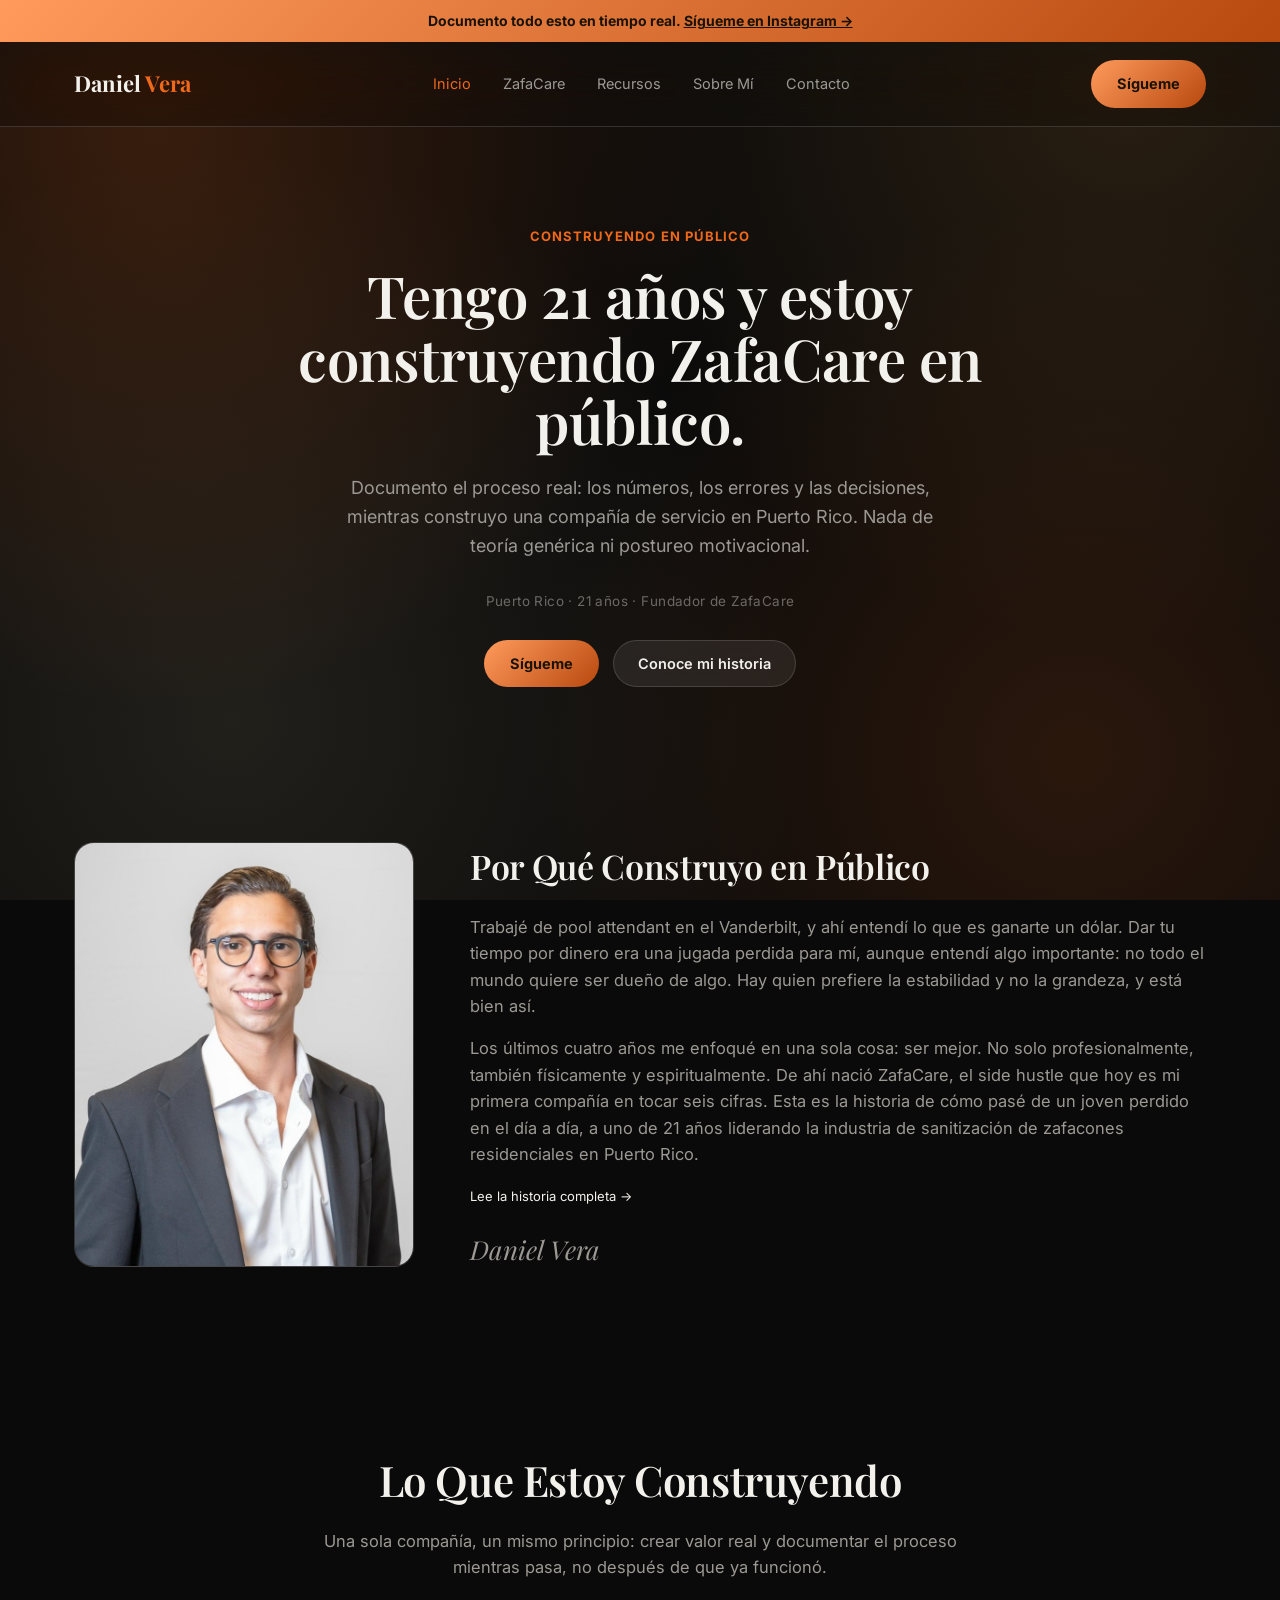
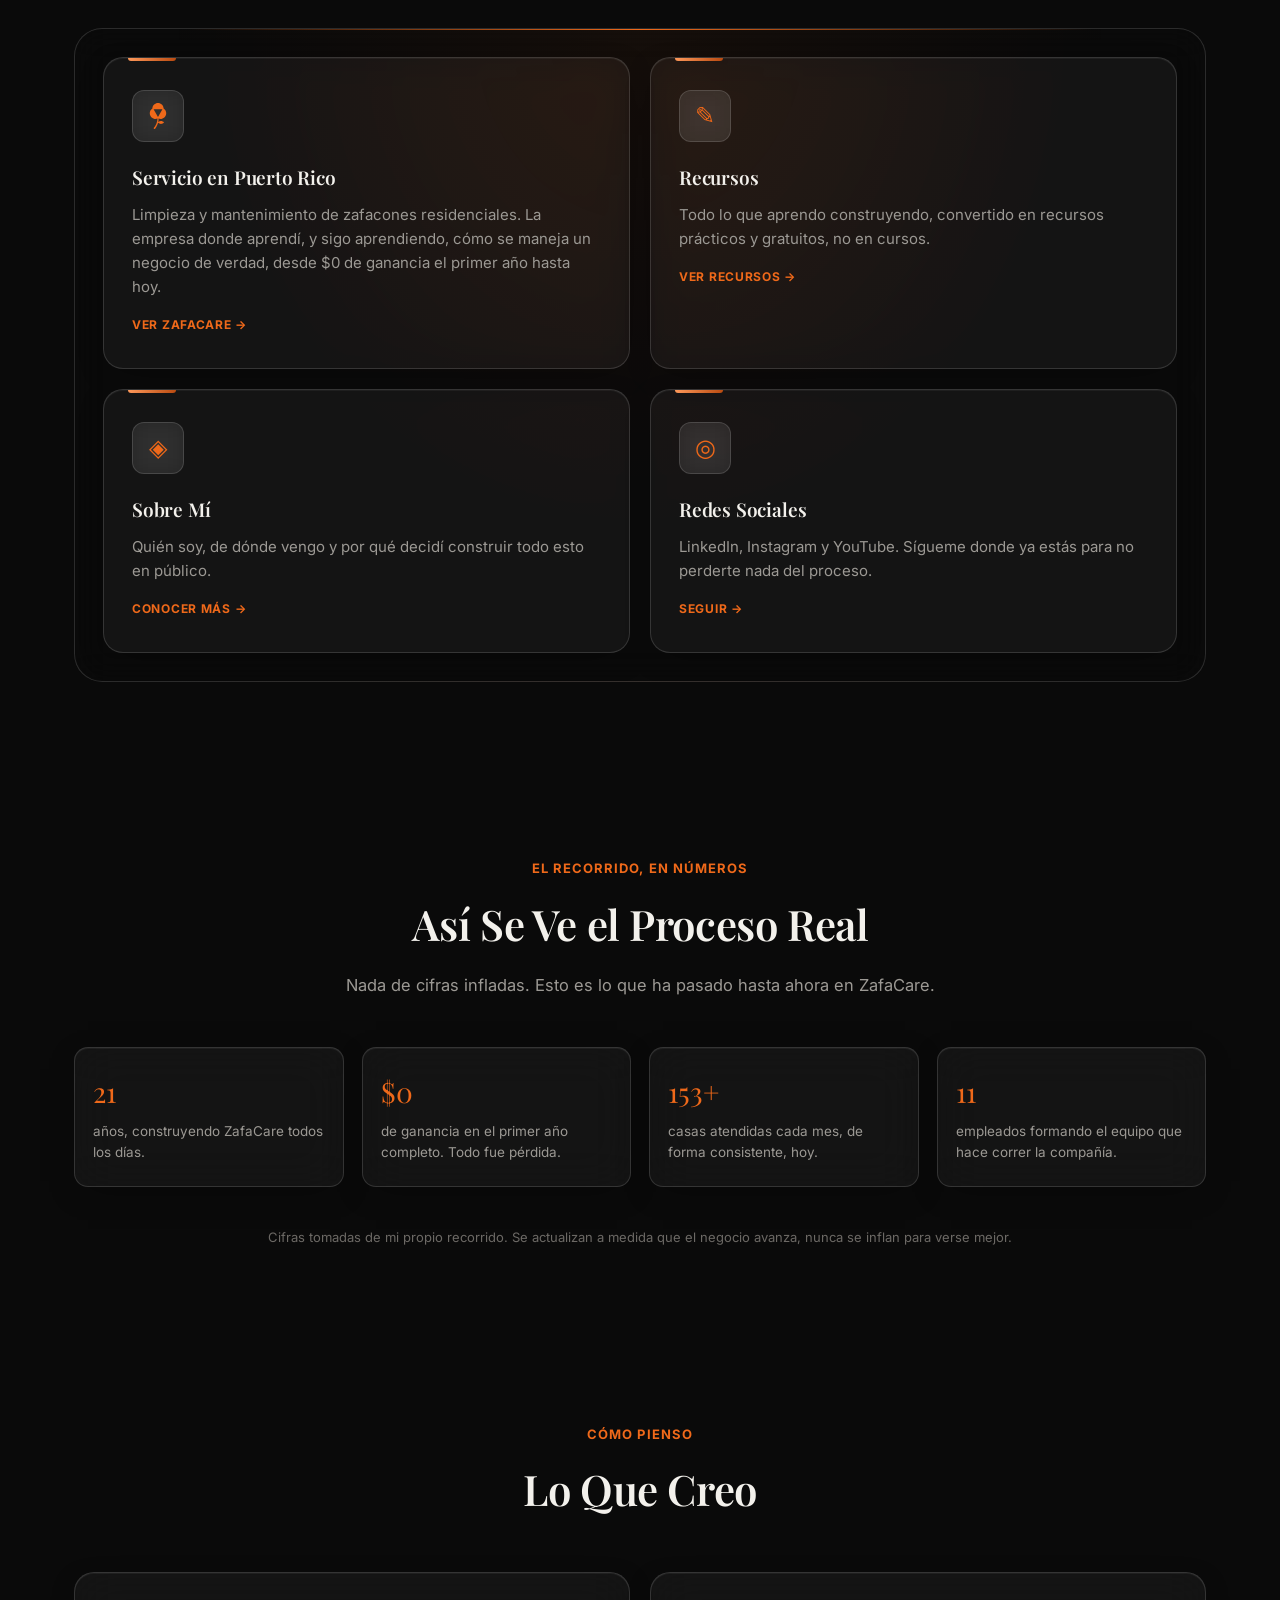
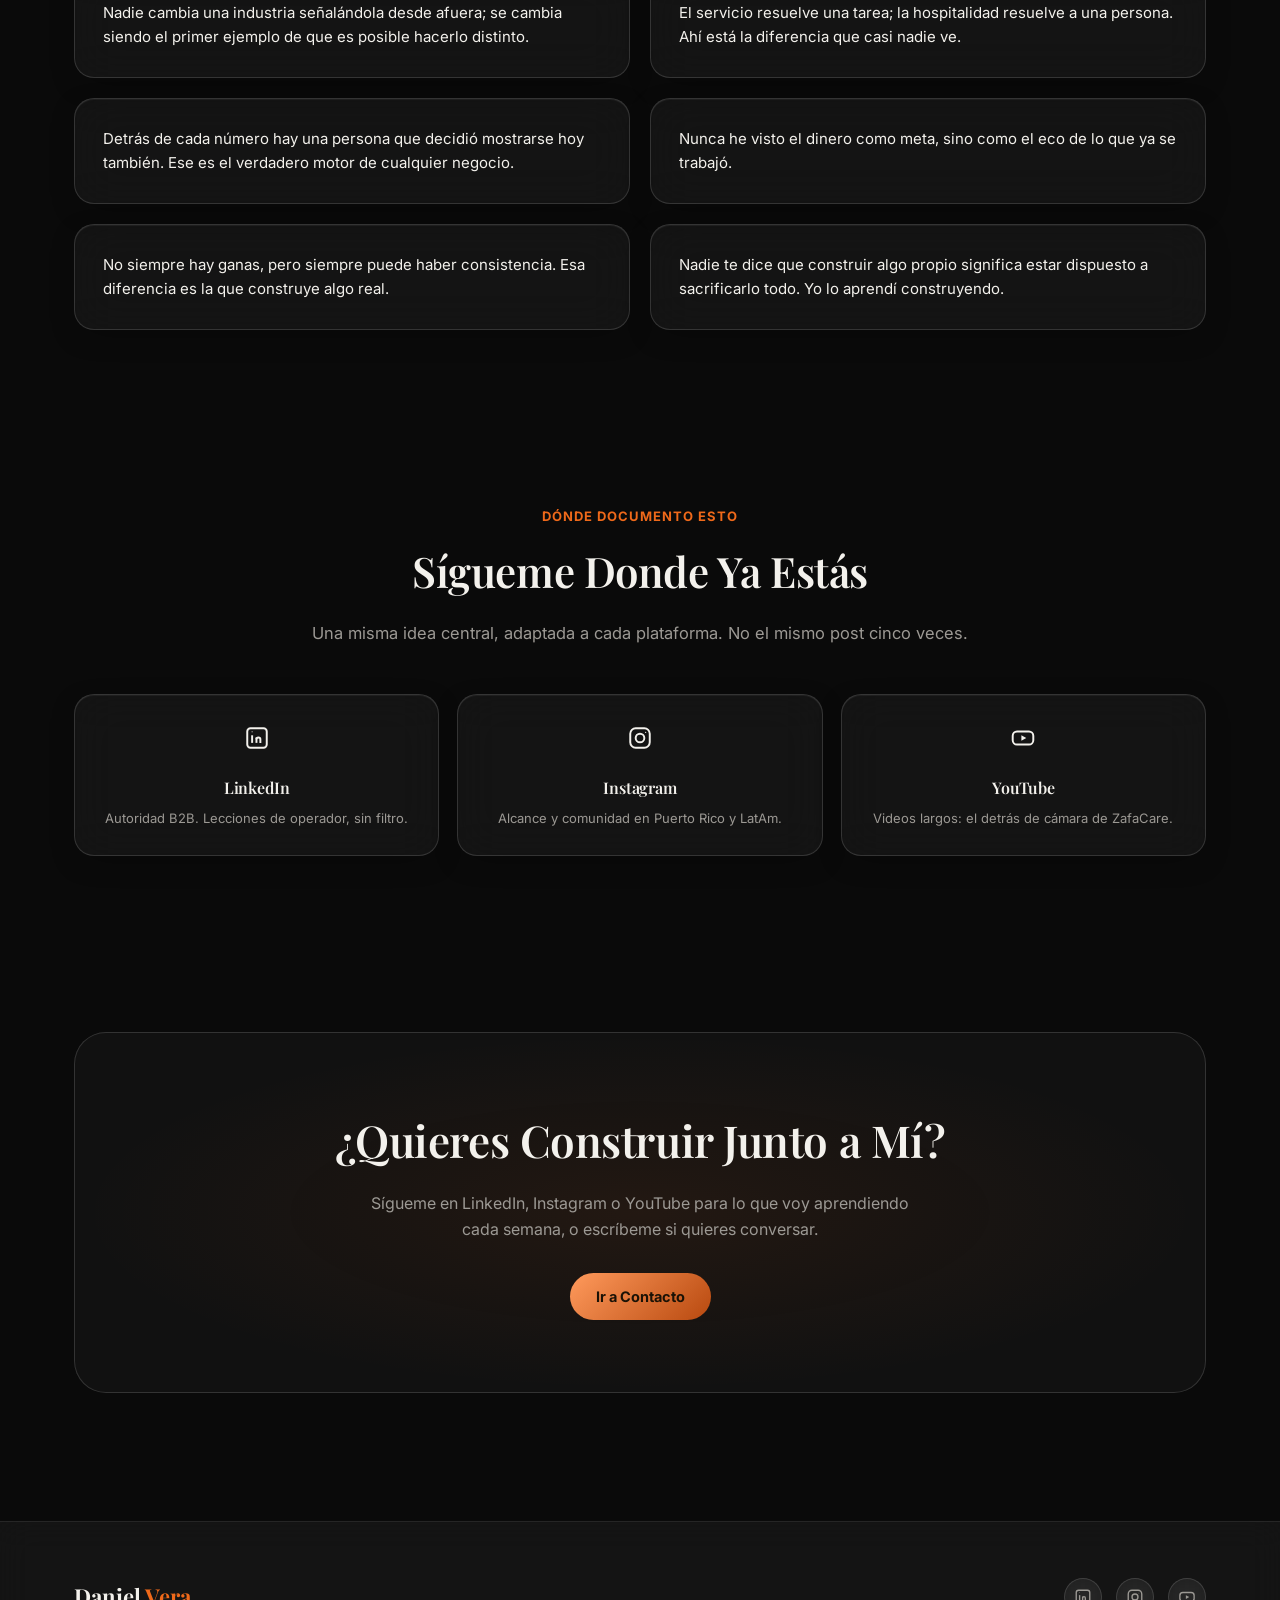
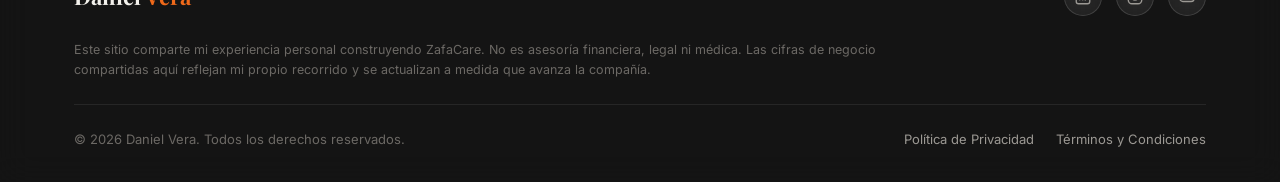
<file: index.html>
<!DOCTYPE html>
<html lang="es">
<head>
<meta charset="UTF-8">
<meta name="viewport" content="width=device-width, initial-scale=1.0">
<title>Daniel Vera. Construyendo ZafaCare en Público</title>
<meta name="description" content="Tengo 21 años y estoy construyendo ZafaCare en público. Documento el proceso real, no la teoría.">
<link rel="stylesheet" href="styles.css">
<link rel="icon" type="image/png" href="assets/logo/favicon.png">
</head>
<body>

<div class="announce">
  Documento todo esto en tiempo real. <a href="https://www.instagram.com/danielveraceo/" target="_blank" rel="noopener">Sígueme en Instagram →</a>
</div>

<header class="nav">
  <div class="nav-inner">
    <a href="index.html" class="logo">Daniel <span class="dot">Vera</span></a>
    <nav>
      <ul class="nav-links">
        <li><a href="index.html" class="active">Inicio</a></li>
        <li><a href="zafacare.html">ZafaCare</a></li>
        <li><a href="recursos.html">Recursos</a></li>
        <li><a href="sobremi.html">Sobre Mí</a></li>
        <li><a href="contacto.html">Contacto</a></li>
      </ul>
    </nav>
    <div style="display:flex;align-items:center;gap:14px;">
      <a href="https://www.instagram.com/danielveraceo/" target="_blank" rel="noopener" class="btn-pill">Sígueme</a>
      <button class="mobile-toggle" aria-label="Abrir menú">☰</button>
    </div>
  </div>
</header>

<!-- ============ HERO ============ -->
<section class="hero">
  <div class="container">
    <span class="eyebrow reveal">Construyendo en Público</span>
    <h1 class="reveal">Tengo 21 años y estoy construyendo ZafaCare en público.</h1>
    <p class="sub reveal">Documento el proceso real: los números, los errores y las decisiones, mientras construyo una compañía de servicio en Puerto Rico. Nada de teoría genérica ni postureo motivacional.</p>
    <p class="trust-line reveal">Puerto Rico · 21 años · Fundador de ZafaCare</p>
    <div class="reveal" style="display:flex;gap:14px;justify-content:center;flex-wrap:wrap;">
      <a href="https://www.instagram.com/danielveraceo/" target="_blank" rel="noopener" class="btn-pill">Sígueme</a>
      <a href="sobremi.html" class="btn-ghost">Conoce mi historia</a>
    </div>
  </div>
</section>

<!-- ============ ORIGEN ============ -->
<section>
  <div class="container founder-block">
    <div class="reveal">
      <div class="founder-photo"><img src="assets/founder.jpg" alt="Daniel Vera" onerror="this.parentElement.textContent='DV'"></div>
    </div>
    <div class="reveal">
      <h2 style="font-size:34px;margin-bottom:20px;">Por Qué Construyo en Público</h2>
      <p style="color:var(--text-muted);font-size:16.5px;margin-bottom:16px;">Trabajé de pool attendant en el Vanderbilt, y ahí entendí lo que es ganarte un dólar. Dar tu tiempo por dinero era una jugada perdida para mí, aunque entendí algo importante: no todo el mundo quiere ser dueño de algo. Hay quien prefiere la estabilidad y no la grandeza, y está bien así.</p>
      <p style="color:var(--text-muted);font-size:16.5px;margin-bottom:16px;">Los últimos cuatro años me enfoqué en una sola cosa: ser mejor. No solo profesionalmente, también físicamente y espiritualmente. De ahí nació ZafaCare, el side hustle que hoy es mi primera compañía en tocar seis cifras. Esta es la historia de cómo pasé de un joven perdido en el día a día, a uno de 21 años liderando la industria de sanitización de zafacones residenciales en Puerto Rico.</p>
      <a href="sobremi.html" class="tag" style="font-size:13px;">Lee la historia completa →</a>
      <p class="signature">Daniel Vera</p>
    </div>
  </div>
</section>

<!-- ============ GRID: LO QUE CONSTRUYO ============ -->
<section>
  <div class="container">
    <div class="section-head reveal">
      <h2>Lo Que Estoy Construyendo</h2>
      <p>Una sola compañía, un mismo principio: crear valor real y documentar el proceso mientras pasa, no después de que ya funcionó.</p>
    </div>
    <div class="card-grid reveal">
      <div class="tier-card">
        <div class="tier-icon"><img src="assets/logo/Iso-ZC-naranja.svg" alt="ZafaCare" style="width:26px;height:26px;display:block;"></div>
        <h3 style="font-size:19px;">Servicio en Puerto Rico</h3>
        <p>Limpieza y mantenimiento de zafacones residenciales. La empresa donde aprendí, y sigo aprendiendo, cómo se maneja un negocio de verdad, desde $0 de ganancia el primer año hasta hoy.</p>
        <a href="zafacare.html" class="tag">Ver ZafaCare →</a>
      </div>
      <div class="tier-card">
        <div class="tier-icon">✎</div>
        <h3 style="font-size:19px;">Recursos</h3>
        <p>Todo lo que aprendo construyendo, convertido en recursos prácticos y gratuitos, no en cursos.</p>
        <a href="recursos.html" class="tag">Ver Recursos →</a>
      </div>
      <div class="tier-card">
        <div class="tier-icon">◈</div>
        <h3 style="font-size:19px;">Sobre Mí</h3>
        <p>Quién soy, de dónde vengo y por qué decidí construir todo esto en público.</p>
        <a href="sobremi.html" class="tag">Conocer más →</a>
      </div>
      <div class="tier-card">
        <div class="tier-icon">◎</div>
        <h3 style="font-size:19px;">Redes Sociales</h3>
        <p>LinkedIn, Instagram y YouTube. Sígueme donde ya estás para no perderte nada del proceso.</p>
        <a href="https://www.instagram.com/danielveraceo/" target="_blank" rel="noopener" class="tag">Seguir →</a>
      </div>
    </div>
  </div>
</section>

<!-- ============ NÚMEROS REALES ============ -->
<section>
  <div class="container">
    <div class="section-head reveal">
      <span class="kicker">El Recorrido, en Números</span>
      <h2>Así Se Ve el Proceso Real</h2>
      <p>Nada de cifras infladas. Esto es lo que ha pasado hasta ahora en ZafaCare.</p>
    </div>
    <div class="stat-band reveal">
      <div class="stat-mini"><div class="num">21</div><div class="desc">años, construyendo ZafaCare todos los días.</div></div>
      <div class="stat-mini"><div class="num">$0</div><div class="desc">de ganancia en el primer año completo. Todo fue pérdida.</div></div>
      <div class="stat-mini"><div class="num">153+</div><div class="desc">casas atendidas cada mes, de forma consistente, hoy.</div></div>
      <div class="stat-mini"><div class="num">11</div><div class="desc">empleados formando el equipo que hace correr la compañía.</div></div>
    </div>
    <p class="small-note text-center mt-40">Cifras tomadas de mi propio recorrido. Se actualizan a medida que el negocio avanza, nunca se inflan para verse mejor.</p>
  </div>
</section>

<!-- ============ PRINCIPIOS ============ -->
<section>
  <div class="container">
    <div class="section-head reveal">
      <span class="kicker">Cómo Pienso</span>
      <h2>Lo Que Creo</h2>
    </div>
    <div class="testi-grid reveal">
      <div class="testi-card"><blockquote>Nadie cambia una industria señalándola desde afuera; se cambia siendo el primer ejemplo de que es posible hacerlo distinto.</blockquote></div>
      <div class="testi-card"><blockquote>El servicio resuelve una tarea; la hospitalidad resuelve a una persona. Ahí está la diferencia que casi nadie ve.</blockquote></div>
      <div class="testi-card"><blockquote>Detrás de cada número hay una persona que decidió mostrarse hoy también. Ese es el verdadero motor de cualquier negocio.</blockquote></div>
      <div class="testi-card"><blockquote>Nunca he visto el dinero como meta, sino como el eco de lo que ya se trabajó.</blockquote></div>
      <div class="testi-card"><blockquote>No siempre hay ganas, pero siempre puede haber consistencia. Esa diferencia es la que construye algo real.</blockquote></div>
      <div class="testi-card"><blockquote>Nadie te dice que construir algo propio significa estar dispuesto a sacrificarlo todo. Yo lo aprendí construyendo.</blockquote></div>
    </div>
  </div>
</section>

<!-- ============ PLATAFORMAS ============ -->
<section>
  <div class="container">
    <div class="section-head reveal">
      <span class="kicker">Dónde Documento Esto</span>
      <h2>Sígueme Donde Ya Estás</h2>
      <p>Una misma idea central, adaptada a cada plataforma. No el mismo post cinco veces.</p>
    </div>
    <div class="platform-row reveal">
      <a href="https://www.linkedin.com/in/daniel-vera-crespo-441b602b1/" target="_blank" rel="noopener" class="platform-card">
        <span class="icon"><svg viewBox="0 0 24 24" width="26" height="26" fill="none" stroke="currentColor" stroke-width="1.8"><rect x="3" y="3" width="18" height="18" rx="3"/><line x1="7.5" y1="9.5" x2="7.5" y2="16.5"/><circle cx="7.5" cy="6.3" r="0.5" fill="currentColor" stroke="none"/><line x1="11.5" y1="16.5" x2="11.5" y2="11.5"/><path d="M11.5 13.2c0-1 .8-1.7 1.8-1.7s1.8.7 1.8 1.7v3.3"/></svg></span>
        <h4>LinkedIn</h4><p>Autoridad B2B. Lecciones de operador, sin filtro.</p>
      </a>
      <a href="https://www.instagram.com/danielveraceo/" target="_blank" rel="noopener" class="platform-card">
        <span class="icon"><svg viewBox="0 0 24 24" width="26" height="26" fill="none" stroke="currentColor" stroke-width="1.8"><rect x="3" y="3" width="18" height="18" rx="5"/><circle cx="12" cy="12" r="4"/><circle cx="17.2" cy="6.8" r="0.6" fill="currentColor" stroke="none"/></svg></span>
        <h4>Instagram</h4><p>Alcance y comunidad en Puerto Rico y LatAm.</p>
      </a>
      <a href="https://www.youtube.com/@danielveraceo" target="_blank" rel="noopener" class="platform-card">
        <span class="icon"><svg viewBox="0 0 24 24" width="26" height="26" fill="none" stroke="currentColor" stroke-width="1.8"><rect x="2.5" y="6" width="19" height="12" rx="4"/><polygon points="10.5,9.5 10.5,14.5 15,12" fill="currentColor" stroke="none"/></svg></span>
        <h4>YouTube</h4><p>Videos largos: el detrás de cámara de ZafaCare.</p>
      </a>
    </div>
  </div>
</section>

<!-- ============ CTA FINAL ============ -->
<section>
  <div class="container">
    <div class="cta-band reveal">
      <h2>¿Quieres Construir Junto a Mí?</h2>
      <p>Sígueme en LinkedIn, Instagram o YouTube para lo que voy aprendiendo cada semana, o escríbeme si quieres conversar.</p>
      <a href="contacto.html" class="btn-pill">Ir a Contacto</a>
    </div>
  </div>
</section>

<footer>
  <div class="container">
    <div class="footer-top">
      <a href="index.html" class="logo">Daniel <span class="dot">Vera</span></a>
      <div class="social-icons">
        <a href="https://www.linkedin.com/in/daniel-vera-crespo-441b602b1/" target="_blank" rel="noopener" aria-label="LinkedIn"><svg viewBox="0 0 24 24" width="18" height="18" fill="none" stroke="currentColor" stroke-width="1.8"><rect x="3" y="3" width="18" height="18" rx="3"/><line x1="7.5" y1="9.5" x2="7.5" y2="16.5"/><circle cx="7.5" cy="6.3" r="0.5" fill="currentColor" stroke="none"/><line x1="11.5" y1="16.5" x2="11.5" y2="11.5"/><path d="M11.5 13.2c0-1 .8-1.7 1.8-1.7s1.8.7 1.8 1.7v3.3"/></svg></a>
        <a href="https://www.instagram.com/danielveraceo/" target="_blank" rel="noopener" aria-label="Instagram"><svg viewBox="0 0 24 24" width="18" height="18" fill="none" stroke="currentColor" stroke-width="1.8"><rect x="3" y="3" width="18" height="18" rx="5"/><circle cx="12" cy="12" r="4"/><circle cx="17.2" cy="6.8" r="0.6" fill="currentColor" stroke="none"/></svg></a>
        <a href="https://www.youtube.com/@danielveraceo" target="_blank" rel="noopener" aria-label="YouTube"><svg viewBox="0 0 24 24" width="18" height="18" fill="none" stroke="currentColor" stroke-width="1.8"><rect x="2.5" y="6" width="19" height="12" rx="4"/><polygon points="10.5,9.5 10.5,14.5 15,12" fill="currentColor" stroke="none"/></svg></a>
      </div>
    </div>
    <p class="footer-disclaimer">Este sitio comparte mi experiencia personal construyendo ZafaCare. No es asesoría financiera, legal ni médica. Las cifras de negocio compartidas aquí reflejan mi propio recorrido y se actualizan a medida que avanza la compañía.</p>
    <div class="footer-bottom">
      <span>© 2026 Daniel Vera. Todos los derechos reservados.</span>
      <div>
        <a href="#">Política de Privacidad</a>
        <a href="#">Términos y Condiciones</a>
      </div>
    </div>
  </div>
</footer>

<script src="script.js"></script>
</body>
</html>
</file>
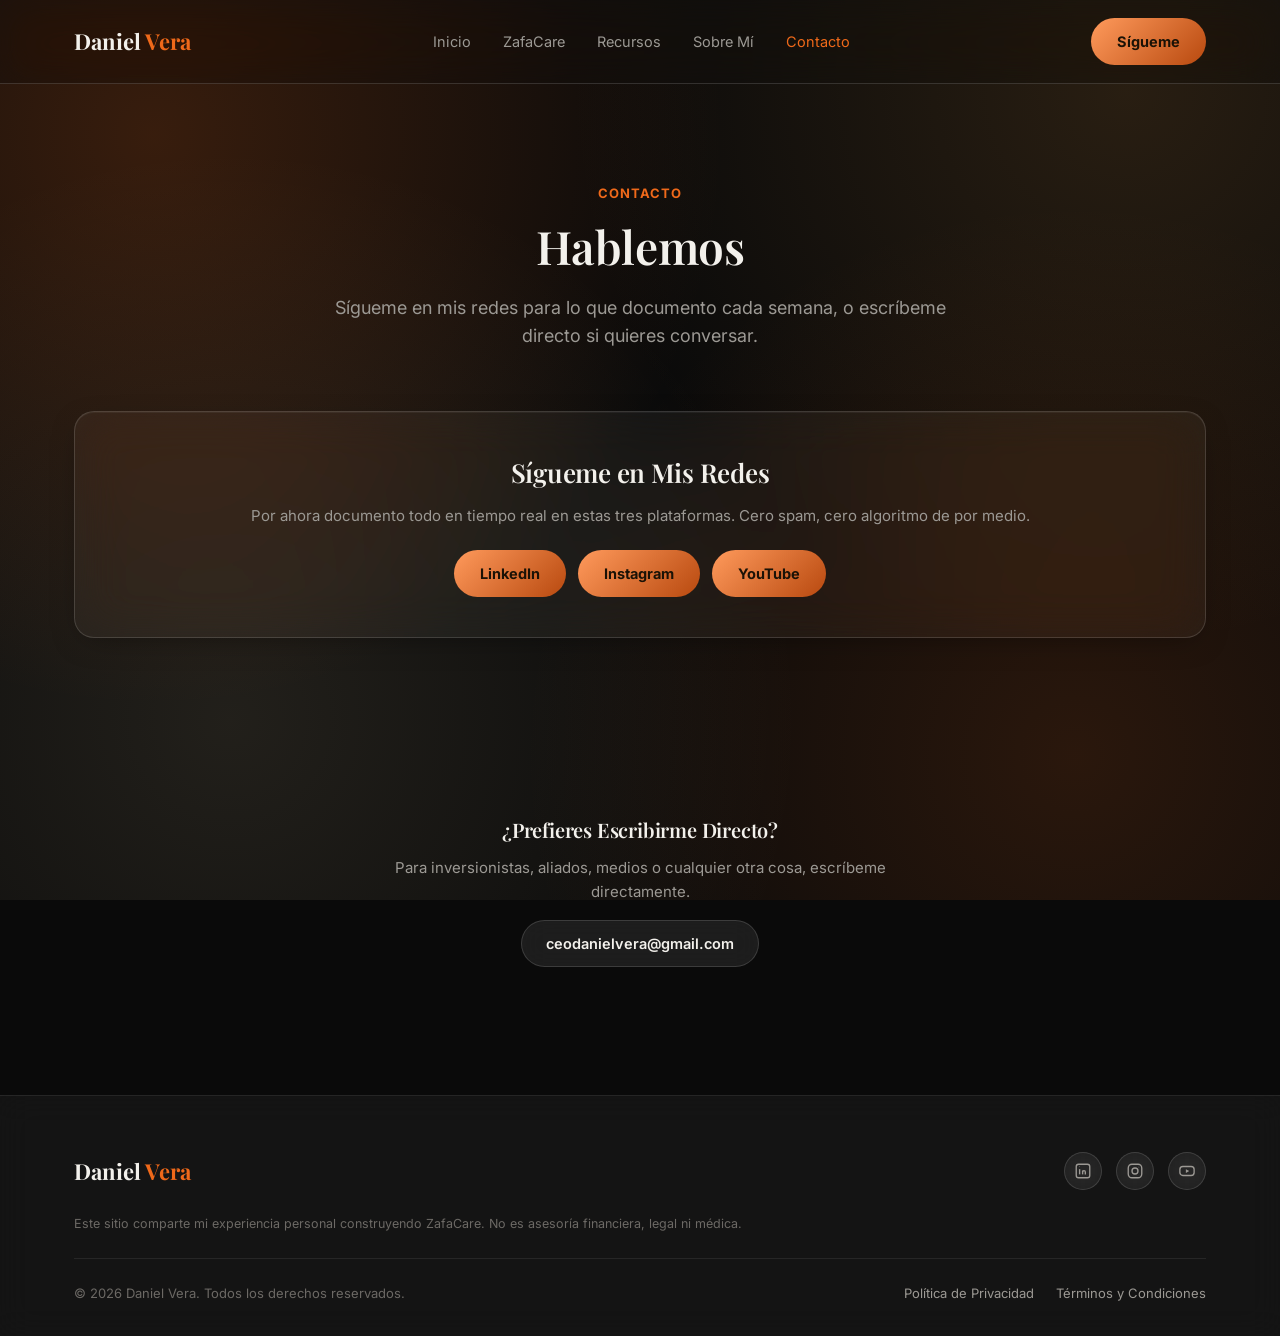
<file: contacto.html>
<!DOCTYPE html>
<html lang="es">
<head>
<meta charset="UTF-8">
<meta name="viewport" content="width=device-width, initial-scale=1.0">
<title>Contacto. Daniel Vera</title>
<link rel="stylesheet" href="styles.css">
<link rel="icon" type="image/png" href="assets/logo/favicon.png">
</head>
<body>

<header class="nav">
  <div class="nav-inner">
    <a href="index.html" class="logo">Daniel <span class="dot">Vera</span></a>
    <nav>
      <ul class="nav-links">
        <li><a href="index.html">Inicio</a></li>
        <li><a href="zafacare.html">ZafaCare</a></li>
        <li><a href="recursos.html">Recursos</a></li>
        <li><a href="sobremi.html">Sobre Mí</a></li>
        <li><a href="contacto.html" class="active">Contacto</a></li>
      </ul>
    </nav>
    <div style="display:flex;align-items:center;gap:14px;">
      <a href="https://www.instagram.com/danielveraceo/" target="_blank" rel="noopener" class="btn-pill">Sígueme</a>
      <button class="mobile-toggle" aria-label="Abrir menú">☰</button>
    </div>
  </div>
</header>

<section class="hero" style="padding-bottom:20px;">
  <div class="container">
    <span class="eyebrow reveal">Contacto</span>
    <h1 class="reveal" style="font-size:clamp(30px,4.4vw,46px);">Hablemos</h1>
    <p class="sub reveal">Sígueme en mis redes para lo que documento cada semana, o escríbeme directo si quieres conversar.</p>
  </div>
</section>

<section style="padding-top:10px;">
  <div class="container">
    <div class="newsletter-box reveal" id="redes">
      <h2 style="font-size:26px;margin-bottom:10px;">Sígueme en Mis Redes</h2>
      <p style="color:var(--text-muted);font-size:15px;margin-bottom:22px;">Por ahora documento todo en tiempo real en estas tres plataformas. Cero spam, cero algoritmo de por medio.</p>
      <div style="display:flex;gap:12px;justify-content:center;flex-wrap:wrap;">
        <a href="https://www.linkedin.com/in/daniel-vera-crespo-441b602b1/" target="_blank" rel="noopener" class="btn-pill">LinkedIn</a>
        <a href="https://www.instagram.com/danielveraceo/" target="_blank" rel="noopener" class="btn-pill">Instagram</a>
        <a href="https://www.youtube.com/@danielveraceo" target="_blank" rel="noopener" class="btn-pill">YouTube</a>
      </div>
    </div>
  </div>
</section>

<section>
  <div class="container text-center" style="max-width:600px;">
    <div class="reveal">
      <h3 style="font-size:20px;margin-bottom:10px;">¿Prefieres Escribirme Directo?</h3>
      <p style="color:var(--text-muted);font-size:15px;margin-bottom:16px;">Para inversionistas, aliados, medios o cualquier otra cosa, escríbeme directamente.</p>
      <a href="mailto:ceodanielvera@gmail.com" class="btn-ghost">ceodanielvera@gmail.com</a>
    </div>
  </div>
</section>

<footer>
  <div class="container">
    <div class="footer-top">
      <a href="index.html" class="logo">Daniel <span class="dot">Vera</span></a>
      <div class="social-icons">
        <a href="https://www.linkedin.com/in/daniel-vera-crespo-441b602b1/" target="_blank" rel="noopener" aria-label="LinkedIn"><svg viewBox="0 0 24 24" width="18" height="18" fill="none" stroke="currentColor" stroke-width="1.8"><rect x="3" y="3" width="18" height="18" rx="3"/><line x1="7.5" y1="9.5" x2="7.5" y2="16.5"/><circle cx="7.5" cy="6.3" r="0.5" fill="currentColor" stroke="none"/><line x1="11.5" y1="16.5" x2="11.5" y2="11.5"/><path d="M11.5 13.2c0-1 .8-1.7 1.8-1.7s1.8.7 1.8 1.7v3.3"/></svg></a>
        <a href="https://www.instagram.com/danielveraceo/" target="_blank" rel="noopener" aria-label="Instagram"><svg viewBox="0 0 24 24" width="18" height="18" fill="none" stroke="currentColor" stroke-width="1.8"><rect x="3" y="3" width="18" height="18" rx="5"/><circle cx="12" cy="12" r="4"/><circle cx="17.2" cy="6.8" r="0.6" fill="currentColor" stroke="none"/></svg></a>
        <a href="https://www.youtube.com/@danielveraceo" target="_blank" rel="noopener" aria-label="YouTube"><svg viewBox="0 0 24 24" width="18" height="18" fill="none" stroke="currentColor" stroke-width="1.8"><rect x="2.5" y="6" width="19" height="12" rx="4"/><polygon points="10.5,9.5 10.5,14.5 15,12" fill="currentColor" stroke="none"/></svg></a>
      </div>
    </div>
    <p class="footer-disclaimer">Este sitio comparte mi experiencia personal construyendo ZafaCare. No es asesoría financiera, legal ni médica.</p>
    <div class="footer-bottom">
      <span>© 2026 Daniel Vera. Todos los derechos reservados.</span>
      <div>
        <a href="#">Política de Privacidad</a>
        <a href="#">Términos y Condiciones</a>
      </div>
    </div>
  </div>
</footer>

<script src="script.js"></script>
</body>
</html>
</file>
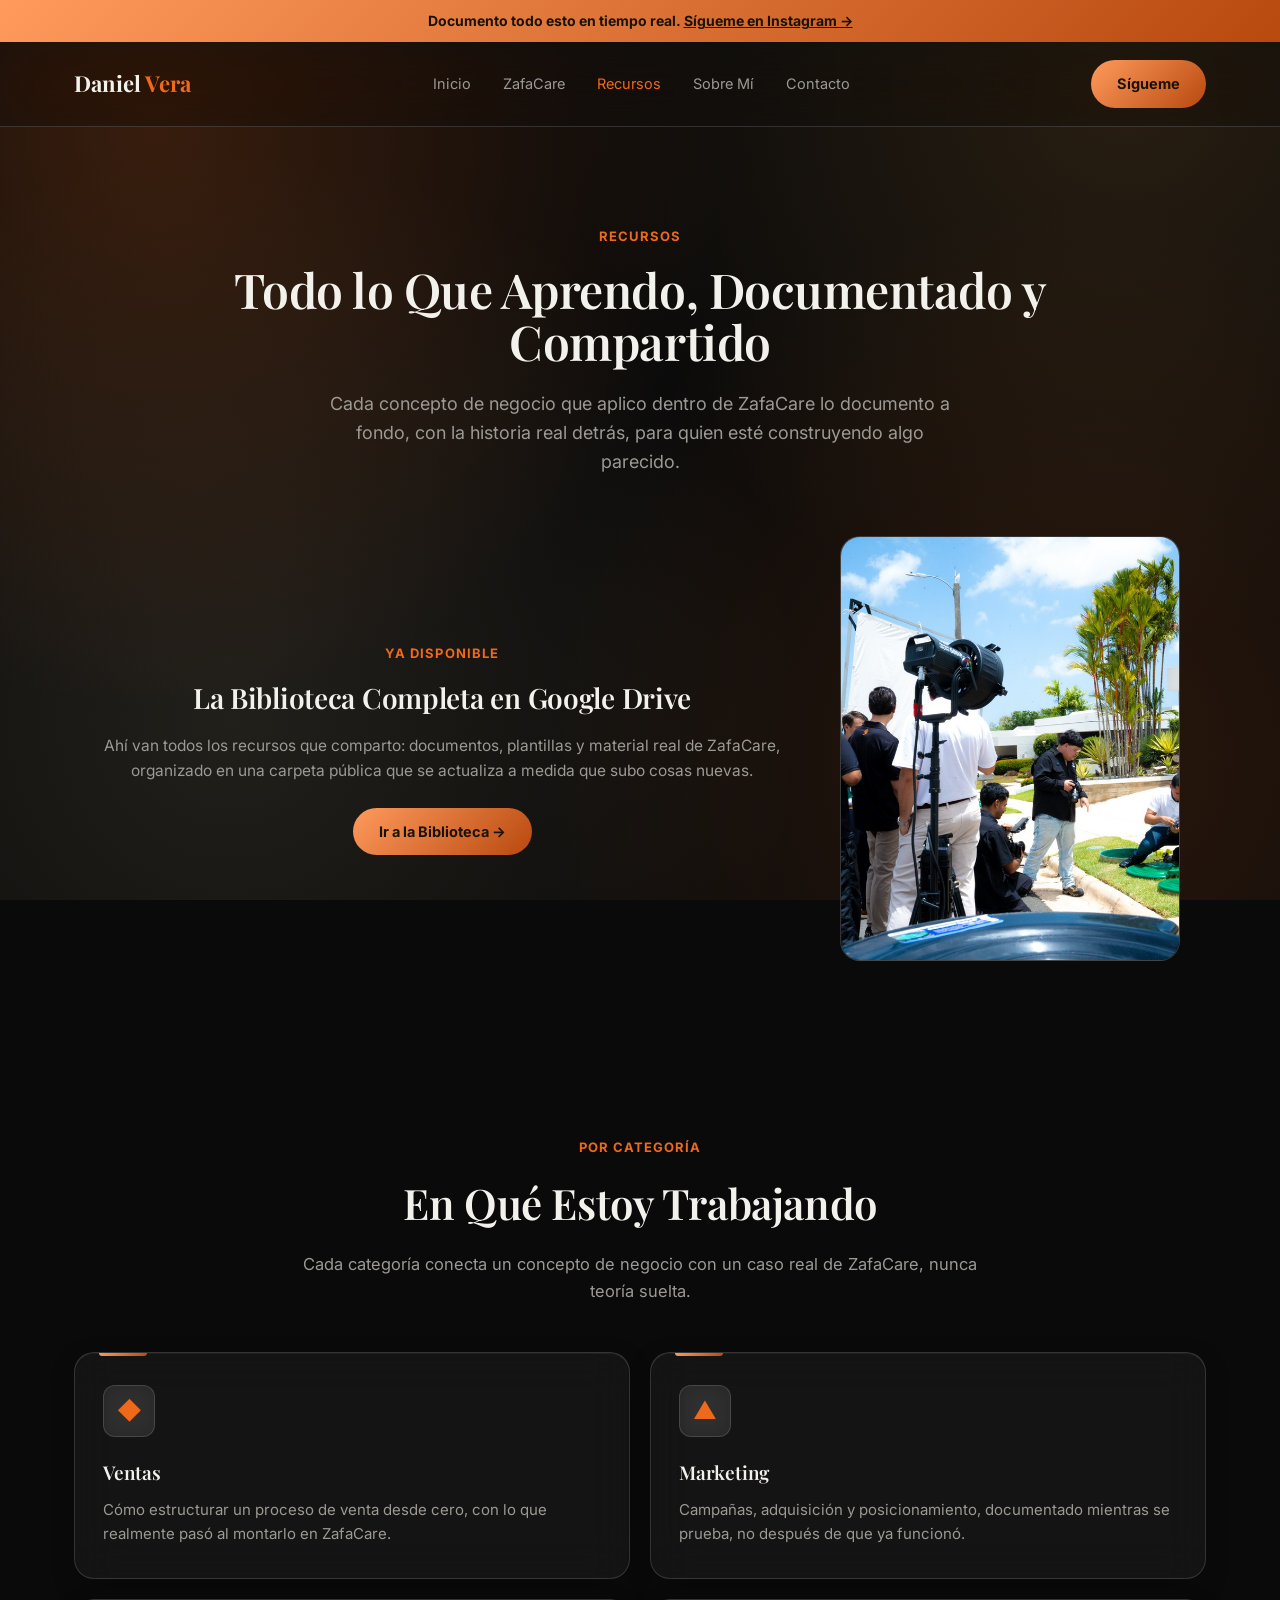
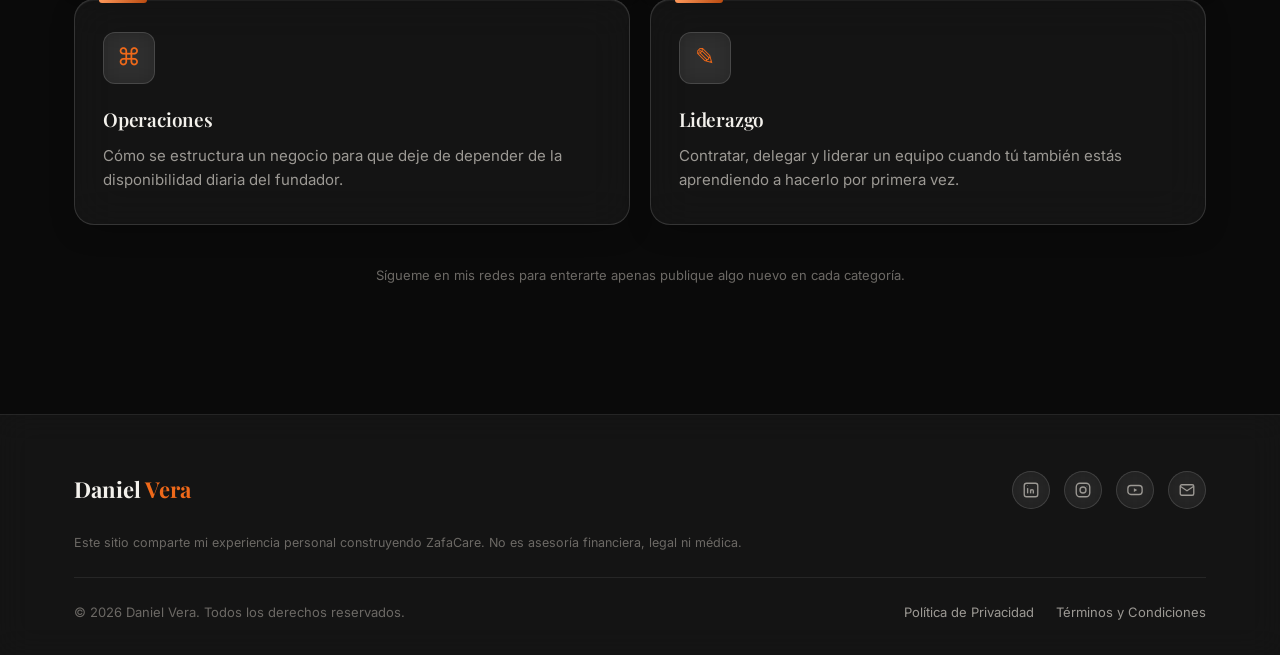
<file: recursos.html>
<!DOCTYPE html>
<html lang="es">
<head>
<meta charset="UTF-8">
<meta name="viewport" content="width=device-width, initial-scale=1.0">
<title>Recursos. Daniel Vera</title>
<link rel="stylesheet" href="styles.css">
<link rel="icon" type="image/png" href="assets/logo/favicon.png">
</head>
<body>

<div class="announce">
  Documento todo esto en tiempo real. <a href="https://www.instagram.com/danielveraceo/" target="_blank" rel="noopener">Sígueme en Instagram →</a>
</div>

<header class="nav">
  <div class="nav-inner">
    <a href="index.html" class="logo">Daniel <span class="dot">Vera</span></a>
    <nav>
      <ul class="nav-links">
        <li><a href="index.html">Inicio</a></li>
        <li><a href="zafacare.html">ZafaCare</a></li>
        <li><a href="recursos.html" class="active">Recursos</a></li>
        <li><a href="sobremi.html">Sobre Mí</a></li>
        <li><a href="contacto.html">Contacto</a></li>
      </ul>
    </nav>
    <div style="display:flex;align-items:center;gap:14px;">
      <a href="https://www.instagram.com/danielveraceo/" target="_blank" rel="noopener" class="btn-pill">Sígueme</a>
      <button class="mobile-toggle" aria-label="Abrir menú">☰</button>
    </div>
  </div>
</header>

<section class="hero" style="padding-bottom:20px;">
  <div class="container">
    <span class="eyebrow reveal">Recursos</span>
    <h1 class="reveal" style="font-size:clamp(30px,4.4vw,48px);">Todo lo Que Aprendo, Documentado y Compartido</h1>
    <p class="sub reveal">Cada concepto de negocio que aplico dentro de ZafaCare lo documento a fondo, con la historia real detrás, para quien esté construyendo algo parecido.</p>
  </div>
</section>

<section style="padding-top:10px;">
  <div class="container">
    <div class="founder-block photo-right reveal" style="max-width:1080px;margin:0 auto;align-items:center;">
      <div style="text-align:center;">
        <span class="kicker">Ya Disponible</span>
        <h2 style="font-size:28px;margin-bottom:14px;">La Biblioteca Completa en Google Drive</h2>
        <p style="color:var(--text-muted);font-size:15.5px;margin-bottom:24px;">Ahí van todos los recursos que comparto: documentos, plantillas y material real de ZafaCare, organizado en una carpeta pública que se actualiza a medida que subo cosas nuevas.</p>
        <a href="https://drive.google.com/drive/folders/1J7uMsS2gdDNIC4OuWxA-81UmTTr2kZP5?usp=drive_link" target="_blank" rel="noopener" class="btn-pill">Ir a la Biblioteca →</a>
      </div>
      <div class="founder-photo"><img src="assets/photos/recursos-bts.jpg" alt="Grabando contenido detrás de cámara para documentar ZafaCare"></div>
    </div>
  </div>
</section>

<section>
  <div class="container">
    <div class="section-head reveal">
      <span class="kicker">Por Categoría</span>
      <h2>En Qué Estoy Trabajando</h2>
      <p>Cada categoría conecta un concepto de negocio con un caso real de ZafaCare, nunca teoría suelta.</p>
    </div>
    <div class="resource-grid reveal">
      <div class="tier-card">
        <div class="tier-icon">◆</div>
        <h3 style="font-size:19px;">Ventas</h3>
        <p>Cómo estructurar un proceso de venta desde cero, con lo que realmente pasó al montarlo en ZafaCare.</p>
      </div>
      <div class="tier-card">
        <div class="tier-icon">▲</div>
        <h3 style="font-size:19px;">Marketing</h3>
        <p>Campañas, adquisición y posicionamiento, documentado mientras se prueba, no después de que ya funcionó.</p>
      </div>
      <div class="tier-card">
        <div class="tier-icon">⌘</div>
        <h3 style="font-size:19px;">Operaciones</h3>
        <p>Cómo se estructura un negocio para que deje de depender de la disponibilidad diaria del fundador.</p>
      </div>
      <div class="tier-card">
        <div class="tier-icon">✎</div>
        <h3 style="font-size:19px;">Liderazgo</h3>
        <p>Contratar, delegar y liderar un equipo cuando tú también estás aprendiendo a hacerlo por primera vez.</p>
      </div>
    </div>
    <p class="small-note text-center mt-40">Sígueme en mis redes para enterarte apenas publique algo nuevo en cada categoría.</p>
  </div>
</section>

<footer>
  <div class="container">
    <div class="footer-top">
      <a href="index.html" class="logo">Daniel <span class="dot">Vera</span></a>
      <div class="social-icons">
        <a href="https://www.linkedin.com/in/daniel-vera-crespo-441b602b1/" target="_blank" rel="noopener" aria-label="LinkedIn"><svg viewBox="0 0 24 24" width="18" height="18" fill="none" stroke="currentColor" stroke-width="1.8"><rect x="3" y="3" width="18" height="18" rx="3"/><line x1="7.5" y1="9.5" x2="7.5" y2="16.5"/><circle cx="7.5" cy="6.3" r="0.5" fill="currentColor" stroke="none"/><line x1="11.5" y1="16.5" x2="11.5" y2="11.5"/><path d="M11.5 13.2c0-1 .8-1.7 1.8-1.7s1.8.7 1.8 1.7v3.3"/></svg></a>
        <a href="https://www.instagram.com/danielveraceo/" target="_blank" rel="noopener" aria-label="Instagram"><svg viewBox="0 0 24 24" width="18" height="18" fill="none" stroke="currentColor" stroke-width="1.8"><rect x="3" y="3" width="18" height="18" rx="5"/><circle cx="12" cy="12" r="4"/><circle cx="17.2" cy="6.8" r="0.6" fill="currentColor" stroke="none"/></svg></a>
        <a href="https://www.youtube.com/@danielveraceo" target="_blank" rel="noopener" aria-label="YouTube"><svg viewBox="0 0 24 24" width="18" height="18" fill="none" stroke="currentColor" stroke-width="1.8"><rect x="2.5" y="6" width="19" height="12" rx="4"/><polygon points="10.5,9.5 10.5,14.5 15,12" fill="currentColor" stroke="none"/></svg></a>
        <a href="mailto:ceodanielvera@gmail.com" aria-label="Email"><svg viewBox="0 0 24 24" width="18" height="18" fill="none" stroke="currentColor" stroke-width="1.8"><rect x="3" y="5" width="18" height="14" rx="2"/><path d="M3 7l9 6 9-6"/></svg></a>
      </div>
    </div>
    <p class="footer-disclaimer">Este sitio comparte mi experiencia personal construyendo ZafaCare. No es asesoría financiera, legal ni médica.</p>
    <div class="footer-bottom">
      <span>© 2026 Daniel Vera. Todos los derechos reservados.</span>
      <div>
        <a href="#">Política de Privacidad</a>
        <a href="#">Términos y Condiciones</a>
      </div>
    </div>
  </div>
</footer>

<script src="script.js"></script>
</body>
</html>
</file>
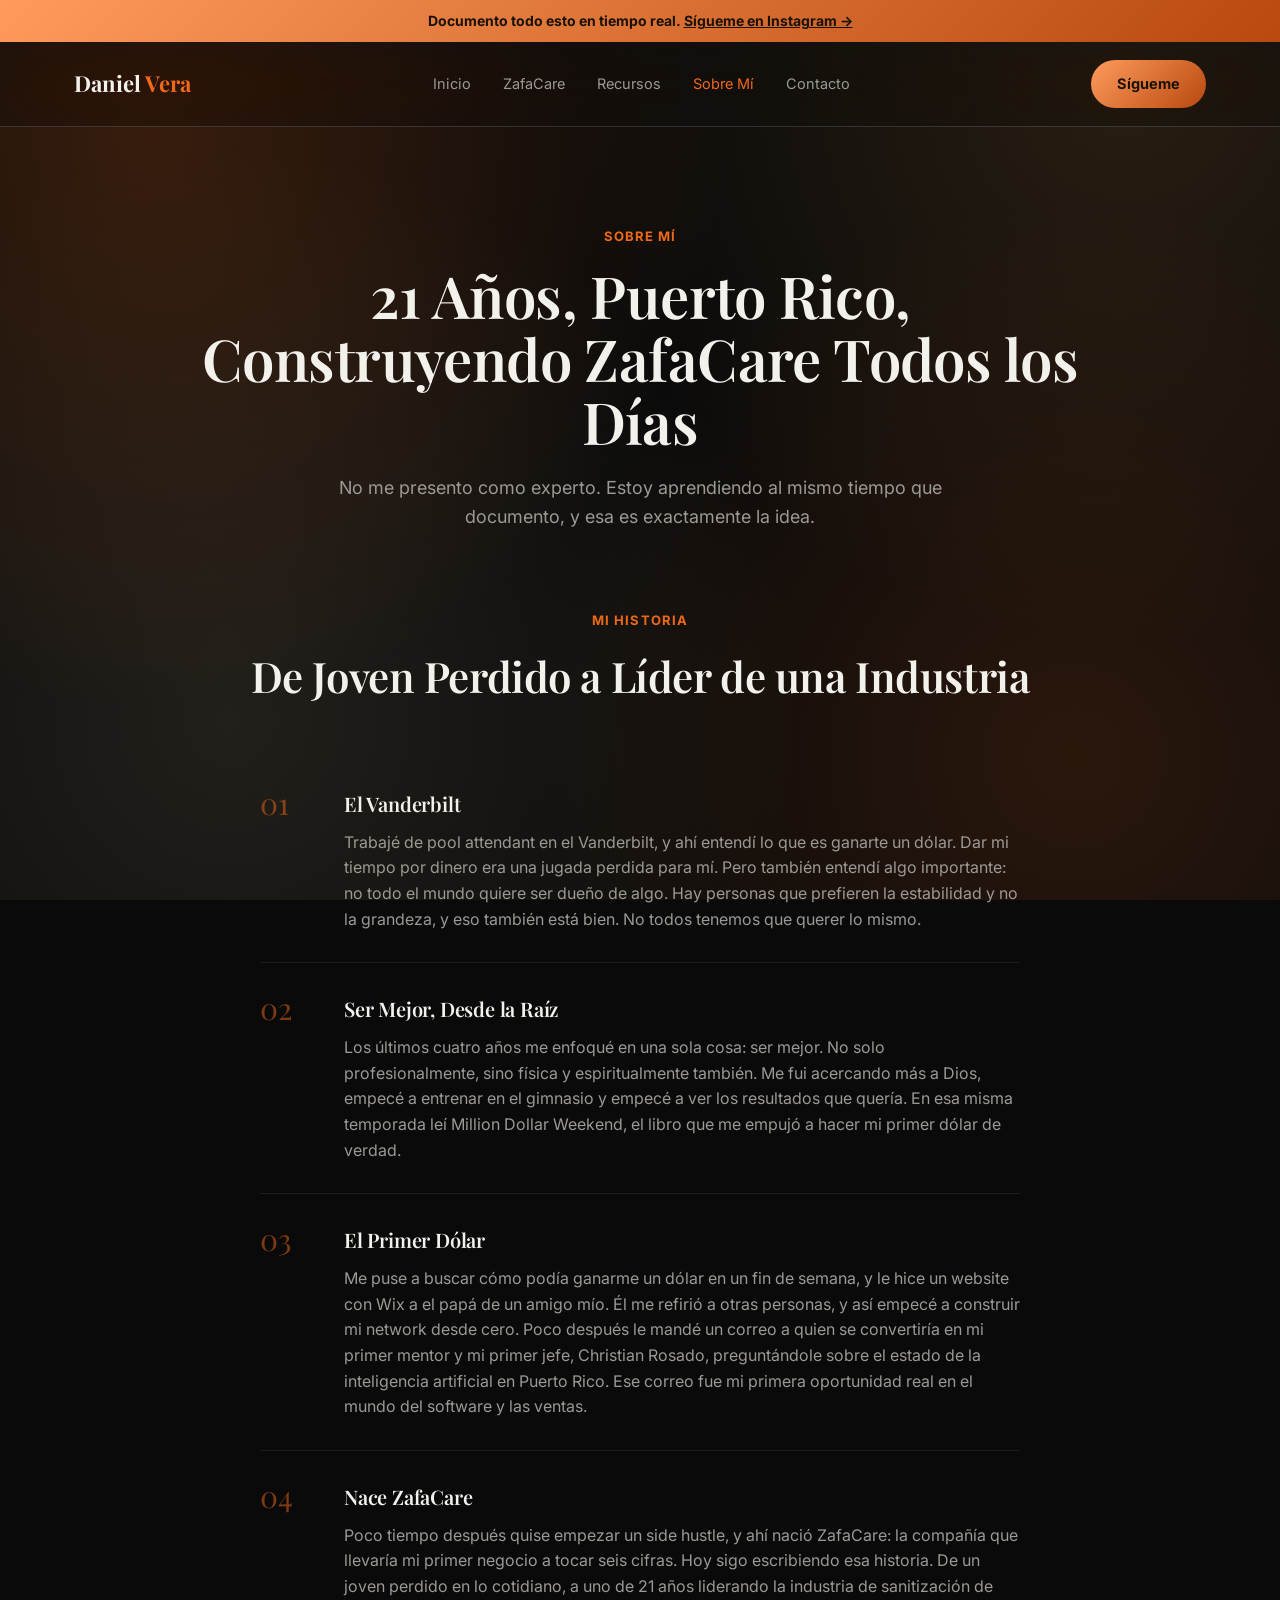
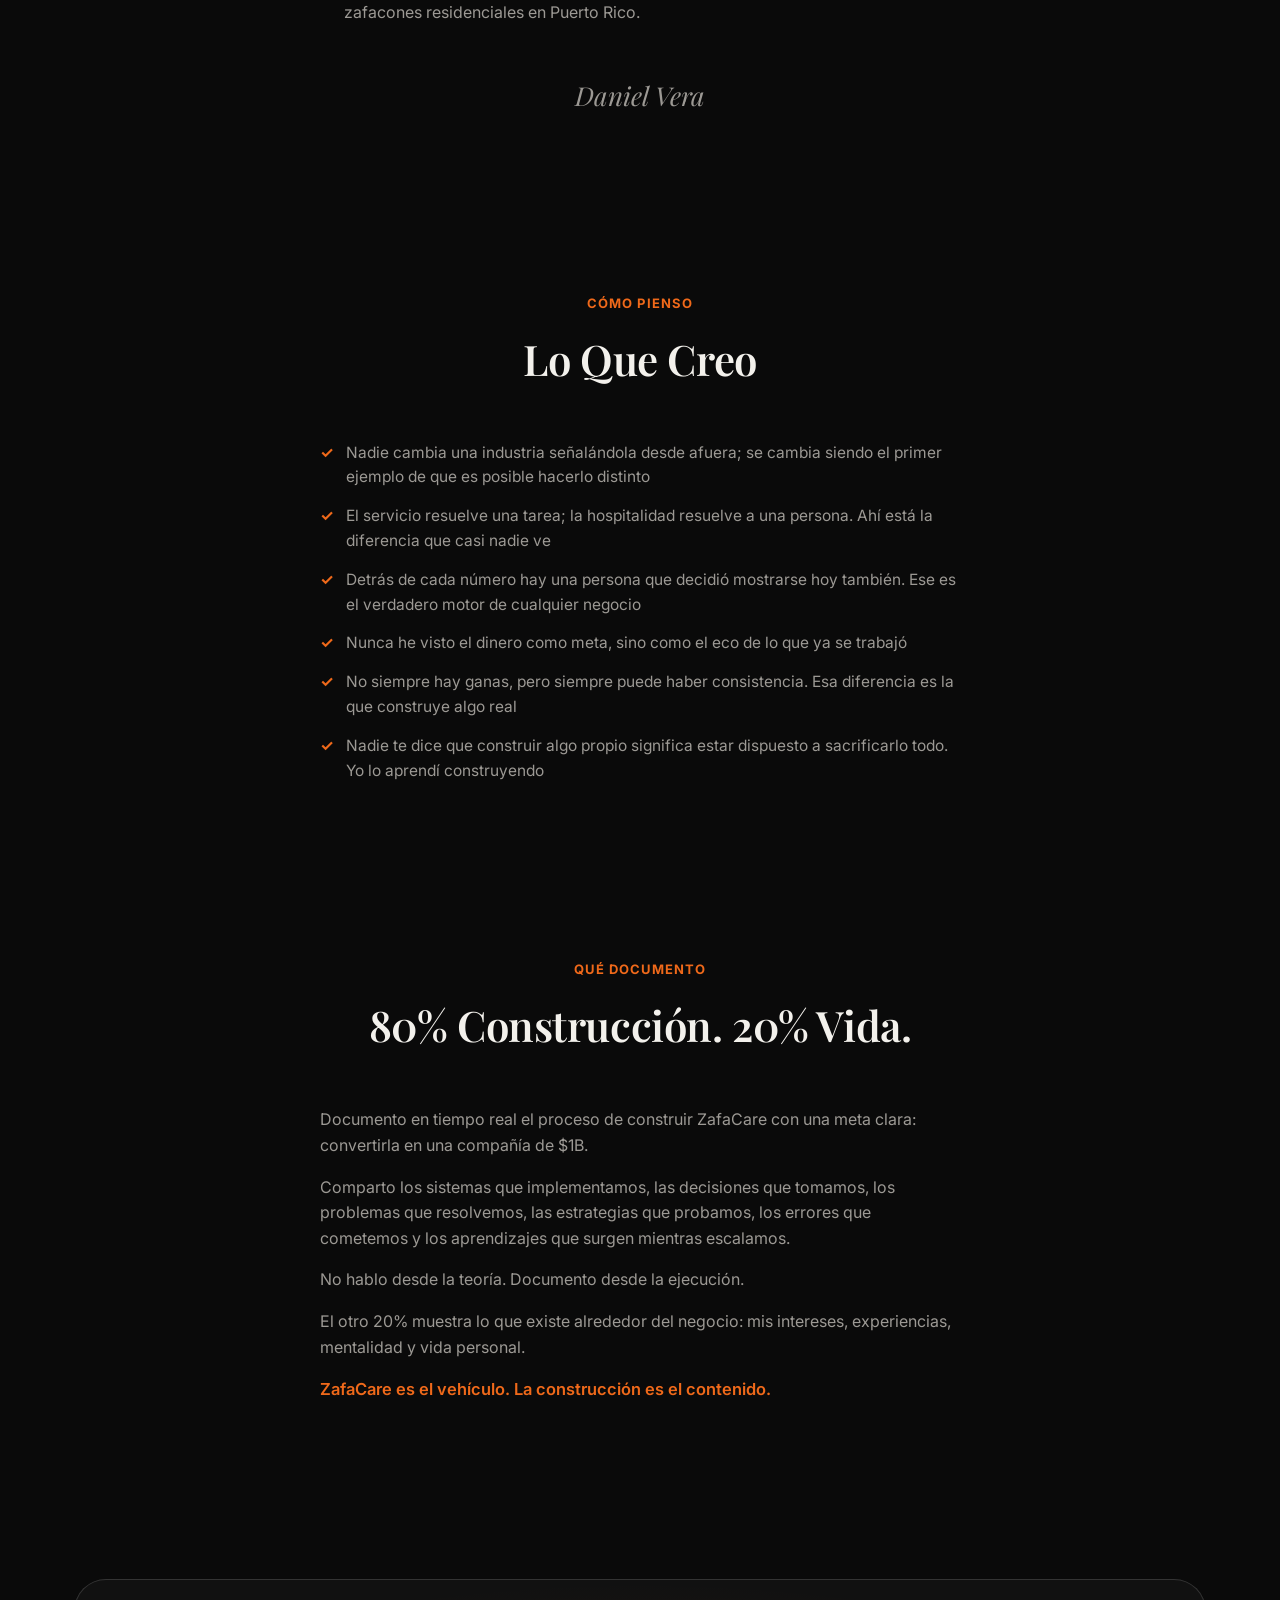
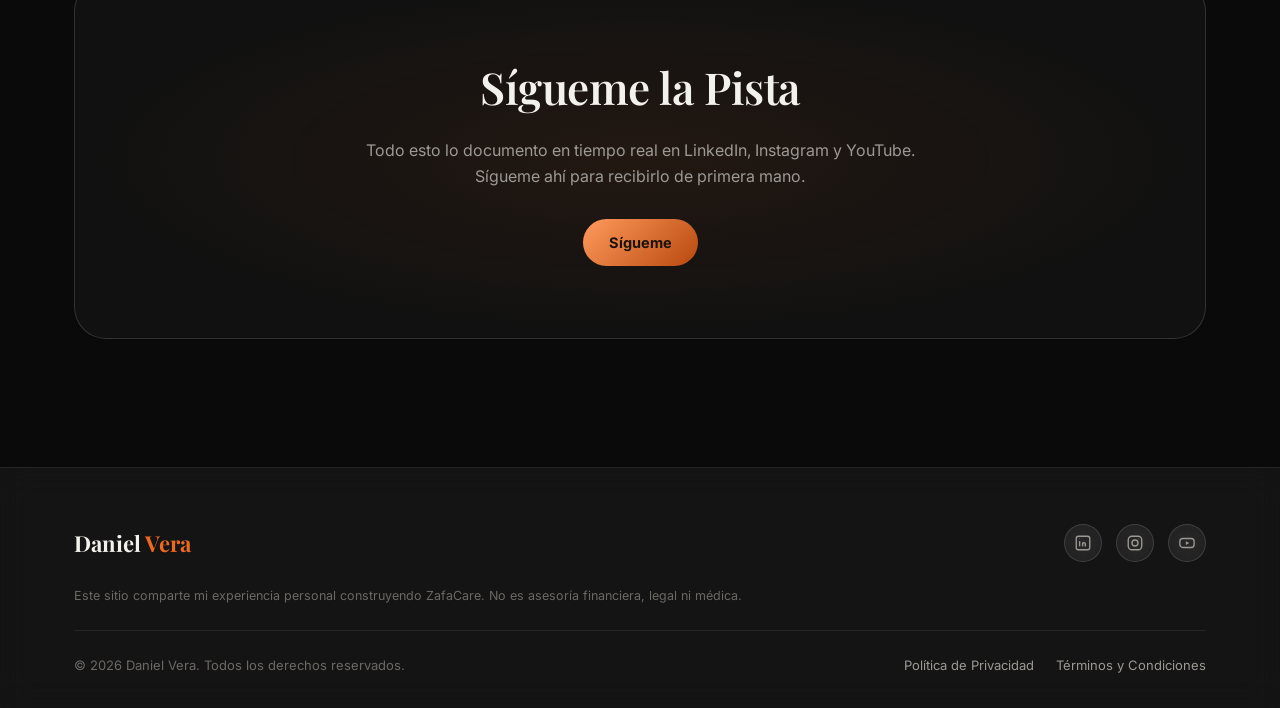
<file: sobremi.html>
<!DOCTYPE html>
<html lang="es">
<head>
<meta charset="UTF-8">
<meta name="viewport" content="width=device-width, initial-scale=1.0">
<title>Sobre Mí. Daniel Vera</title>
<link rel="stylesheet" href="styles.css">
<link rel="icon" type="image/png" href="assets/logo/favicon.png">
</head>
<body>

<div class="announce">
  Documento todo esto en tiempo real. <a href="https://www.instagram.com/danielveraceo/" target="_blank" rel="noopener">Sígueme en Instagram →</a>
</div>

<header class="nav">
  <div class="nav-inner">
    <a href="index.html" class="logo">Daniel <span class="dot">Vera</span></a>
    <nav>
      <ul class="nav-links">
        <li><a href="index.html">Inicio</a></li>
        <li><a href="zafacare.html">ZafaCare</a></li>
        <li><a href="recursos.html">Recursos</a></li>
        <li><a href="sobremi.html" class="active">Sobre Mí</a></li>
        <li><a href="contacto.html">Contacto</a></li>
      </ul>
    </nav>
    <div style="display:flex;align-items:center;gap:14px;">
      <a href="https://www.instagram.com/danielveraceo/" target="_blank" rel="noopener" class="btn-pill">Sígueme</a>
      <button class="mobile-toggle" aria-label="Abrir menú">☰</button>
    </div>
  </div>
</header>

<section class="hero" style="padding-bottom:24px;">
  <div class="container">
    <span class="eyebrow reveal">Sobre Mí</span>
    <h1 class="reveal">21 Años, Puerto Rico, Construyendo ZafaCare Todos los Días</h1>
    <p class="sub reveal">No me presento como experto. Estoy aprendiendo al mismo tiempo que documento, y esa es exactamente la idea.</p>
  </div>
</section>

<section style="padding-top:24px;">
  <div class="container">
    <div class="section-head reveal" style="max-width:820px;">
      <span class="kicker">Mi Historia</span>
      <h2>De Joven Perdido a Líder de una Industria</h2>
    </div>
    <div class="story-chapters reveal" style="max-width:760px;margin:0 auto;">
      <div class="story-chapter">
        <span class="story-num">01</span>
        <div>
          <h4>El Vanderbilt</h4>
          <p>Trabajé de pool attendant en el Vanderbilt, y ahí entendí lo que es ganarte un dólar. Dar mi tiempo por dinero era una jugada perdida para mí. Pero también entendí algo importante: no todo el mundo quiere ser dueño de algo. Hay personas que prefieren la estabilidad y no la grandeza, y eso también está bien. No todos tenemos que querer lo mismo.</p>
        </div>
      </div>
      <div class="story-chapter">
        <span class="story-num">02</span>
        <div>
          <h4>Ser Mejor, Desde la Raíz</h4>
          <p>Los últimos cuatro años me enfoqué en una sola cosa: ser mejor. No solo profesionalmente, sino física y espiritualmente también. Me fui acercando más a Dios, empecé a entrenar en el gimnasio y empecé a ver los resultados que quería. En esa misma temporada leí Million Dollar Weekend, el libro que me empujó a hacer mi primer dólar de verdad.</p>
        </div>
      </div>
      <div class="story-chapter">
        <span class="story-num">03</span>
        <div>
          <h4>El Primer Dólar</h4>
          <p>Me puse a buscar cómo podía ganarme un dólar en un fin de semana, y le hice un website con Wix a el papá de un amigo mío. Él me refirió a otras personas, y así empecé a construir mi network desde cero. Poco después le mandé un correo a quien se convertiría en mi primer mentor y mi primer jefe, Christian Rosado, preguntándole sobre el estado de la inteligencia artificial en Puerto Rico. Ese correo fue mi primera oportunidad real en el mundo del software y las ventas.</p>
        </div>
      </div>
      <div class="story-chapter">
        <span class="story-num">04</span>
        <div>
          <h4>Nace ZafaCare</h4>
          <p>Poco tiempo después quise empezar un side hustle, y ahí nació ZafaCare: la compañía que llevaría mi primer negocio a tocar seis cifras. Hoy sigo escribiendo esa historia. De un joven perdido en lo cotidiano, a uno de 21 años liderando la industria de sanitización de zafacones residenciales en Puerto Rico.</p>
        </div>
      </div>
      <p class="signature" style="text-align:center;">Daniel Vera</p>
    </div>
  </div>
</section>

<section>
  <div class="container">
    <div class="section-head reveal">
      <span class="kicker">Cómo Pienso</span>
      <h2>Lo Que Creo</h2>
    </div>
    <ul class="list-check reveal" style="max-width:640px;margin:0 auto;">
      <li>Nadie cambia una industria señalándola desde afuera; se cambia siendo el primer ejemplo de que es posible hacerlo distinto</li>
      <li>El servicio resuelve una tarea; la hospitalidad resuelve a una persona. Ahí está la diferencia que casi nadie ve</li>
      <li>Detrás de cada número hay una persona que decidió mostrarse hoy también. Ese es el verdadero motor de cualquier negocio</li>
      <li>Nunca he visto el dinero como meta, sino como el eco de lo que ya se trabajó</li>
      <li>No siempre hay ganas, pero siempre puede haber consistencia. Esa diferencia es la que construye algo real</li>
      <li>Nadie te dice que construir algo propio significa estar dispuesto a sacrificarlo todo. Yo lo aprendí construyendo</li>
    </ul>
  </div>
</section>

<section>
  <div class="container">
    <div class="section-head reveal">
      <span class="kicker">Qué Documento</span>
      <h2>80% Construcción. 20% Vida.</h2>
    </div>
    <div class="reveal" style="max-width:640px;margin:0 auto;text-align:left;">
      <p style="color:var(--text-muted);font-size:16px;margin-bottom:16px;">Documento en tiempo real el proceso de construir ZafaCare con una meta clara: convertirla en una compañía de $1B.</p>
      <p style="color:var(--text-muted);font-size:16px;margin-bottom:16px;">Comparto los sistemas que implementamos, las decisiones que tomamos, los problemas que resolvemos, las estrategias que probamos, los errores que cometemos y los aprendizajes que surgen mientras escalamos.</p>
      <p style="color:var(--text-muted);font-size:16px;margin-bottom:16px;">No hablo desde la teoría. Documento desde la ejecución.</p>
      <p style="color:var(--text-muted);font-size:16px;margin-bottom:16px;">El otro 20% muestra lo que existe alrededor del negocio: mis intereses, experiencias, mentalidad y vida personal.</p>
      <p style="color:var(--gold-2);font-size:16.5px;font-weight:600;">ZafaCare es el vehículo. La construcción es el contenido.</p>
    </div>
  </div>
</section>

<section>
  <div class="container">
    <div class="cta-band reveal">
      <h2>Sígueme la Pista</h2>
      <p>Todo esto lo documento en tiempo real en LinkedIn, Instagram y YouTube. Sígueme ahí para recibirlo de primera mano.</p>
      <a href="https://www.instagram.com/danielveraceo/" target="_blank" rel="noopener" class="btn-pill">Sígueme</a>
    </div>
  </div>
</section>

<footer>
  <div class="container">
    <div class="footer-top">
      <a href="index.html" class="logo">Daniel <span class="dot">Vera</span></a>
      <div class="social-icons">
        <a href="https://www.linkedin.com/in/daniel-vera-crespo-441b602b1/" target="_blank" rel="noopener" aria-label="LinkedIn"><svg viewBox="0 0 24 24" width="18" height="18" fill="none" stroke="currentColor" stroke-width="1.8"><rect x="3" y="3" width="18" height="18" rx="3"/><line x1="7.5" y1="9.5" x2="7.5" y2="16.5"/><circle cx="7.5" cy="6.3" r="0.5" fill="currentColor" stroke="none"/><line x1="11.5" y1="16.5" x2="11.5" y2="11.5"/><path d="M11.5 13.2c0-1 .8-1.7 1.8-1.7s1.8.7 1.8 1.7v3.3"/></svg></a>
        <a href="https://www.instagram.com/danielveraceo/" target="_blank" rel="noopener" aria-label="Instagram"><svg viewBox="0 0 24 24" width="18" height="18" fill="none" stroke="currentColor" stroke-width="1.8"><rect x="3" y="3" width="18" height="18" rx="5"/><circle cx="12" cy="12" r="4"/><circle cx="17.2" cy="6.8" r="0.6" fill="currentColor" stroke="none"/></svg></a>
        <a href="https://www.youtube.com/@danielveraceo" target="_blank" rel="noopener" aria-label="YouTube"><svg viewBox="0 0 24 24" width="18" height="18" fill="none" stroke="currentColor" stroke-width="1.8"><rect x="2.5" y="6" width="19" height="12" rx="4"/><polygon points="10.5,9.5 10.5,14.5 15,12" fill="currentColor" stroke="none"/></svg></a>
      </div>
    </div>
    <p class="footer-disclaimer">Este sitio comparte mi experiencia personal construyendo ZafaCare. No es asesoría financiera, legal ni médica.</p>
    <div class="footer-bottom">
      <span>© 2026 Daniel Vera. Todos los derechos reservados.</span>
      <div>
        <a href="#">Política de Privacidad</a>
        <a href="#">Términos y Condiciones</a>
      </div>
    </div>
  </div>
</footer>

<script src="script.js"></script>
</body>
</html>
</file>
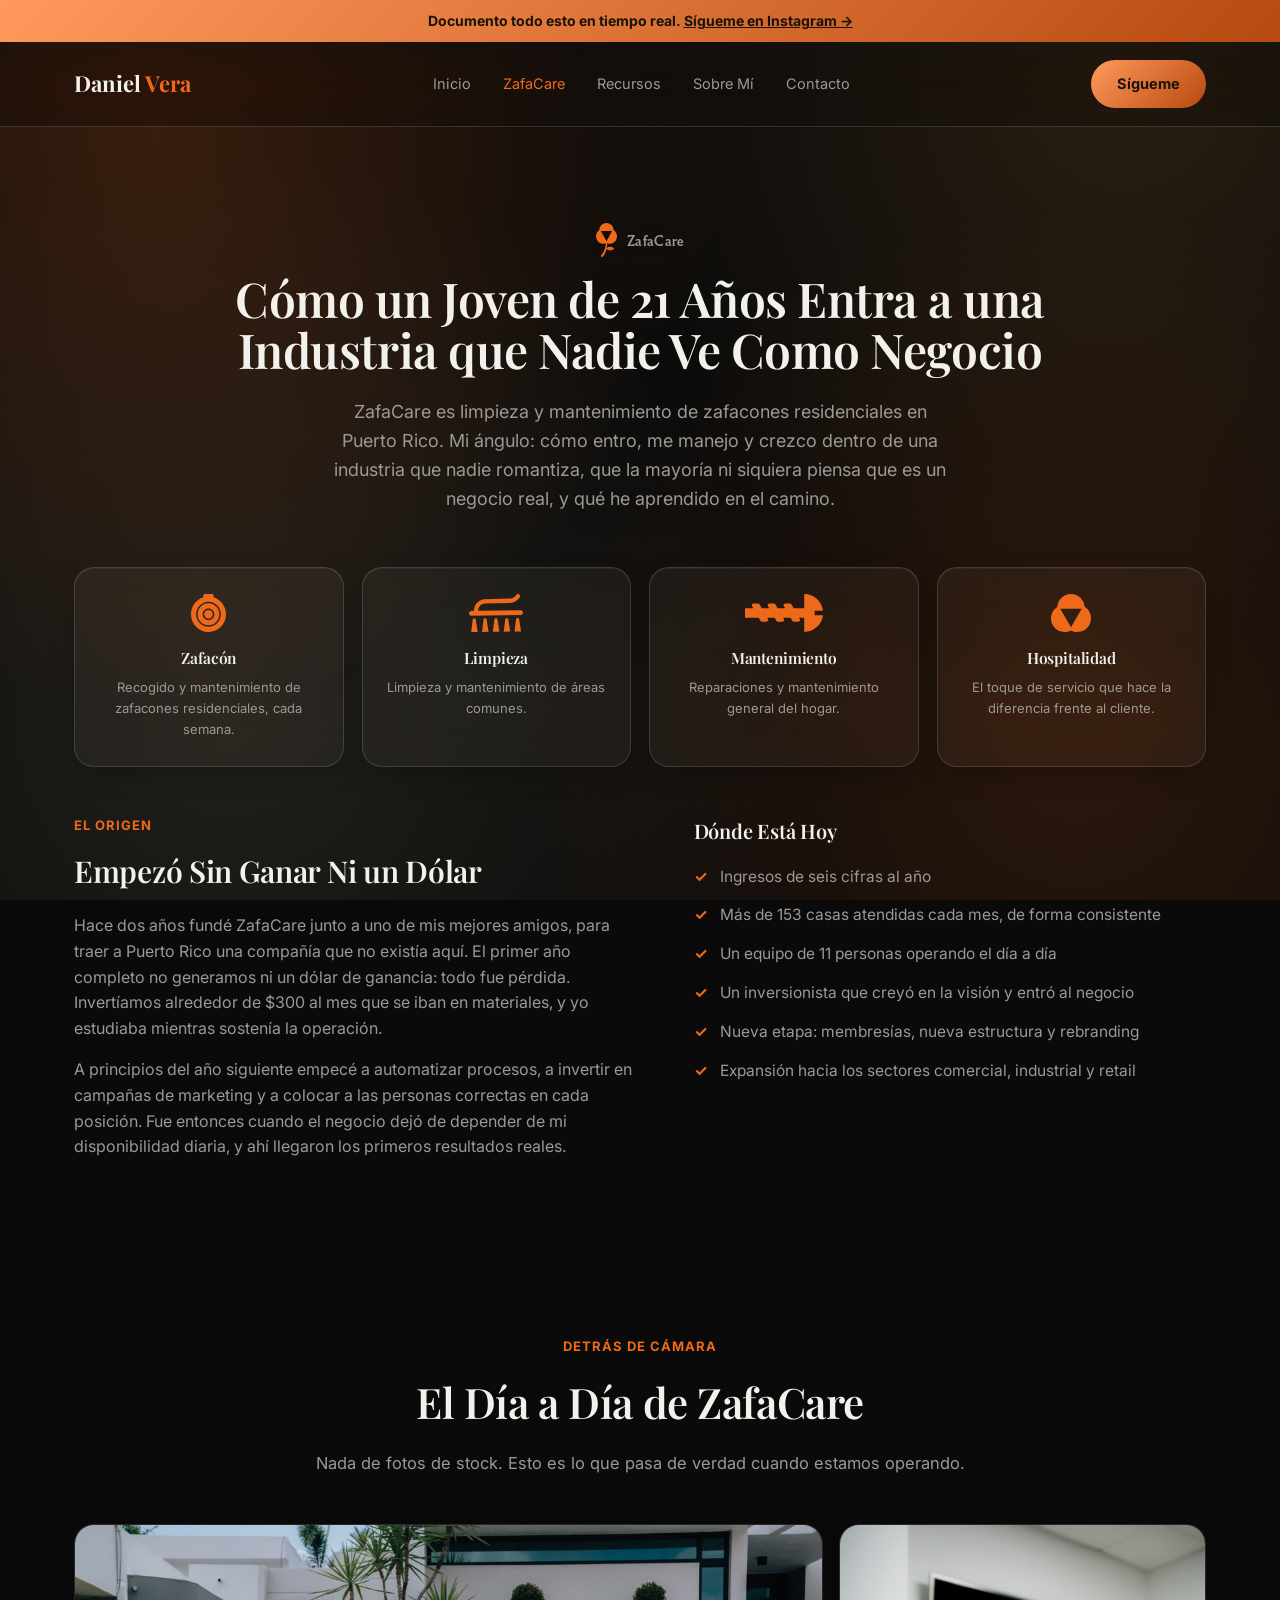
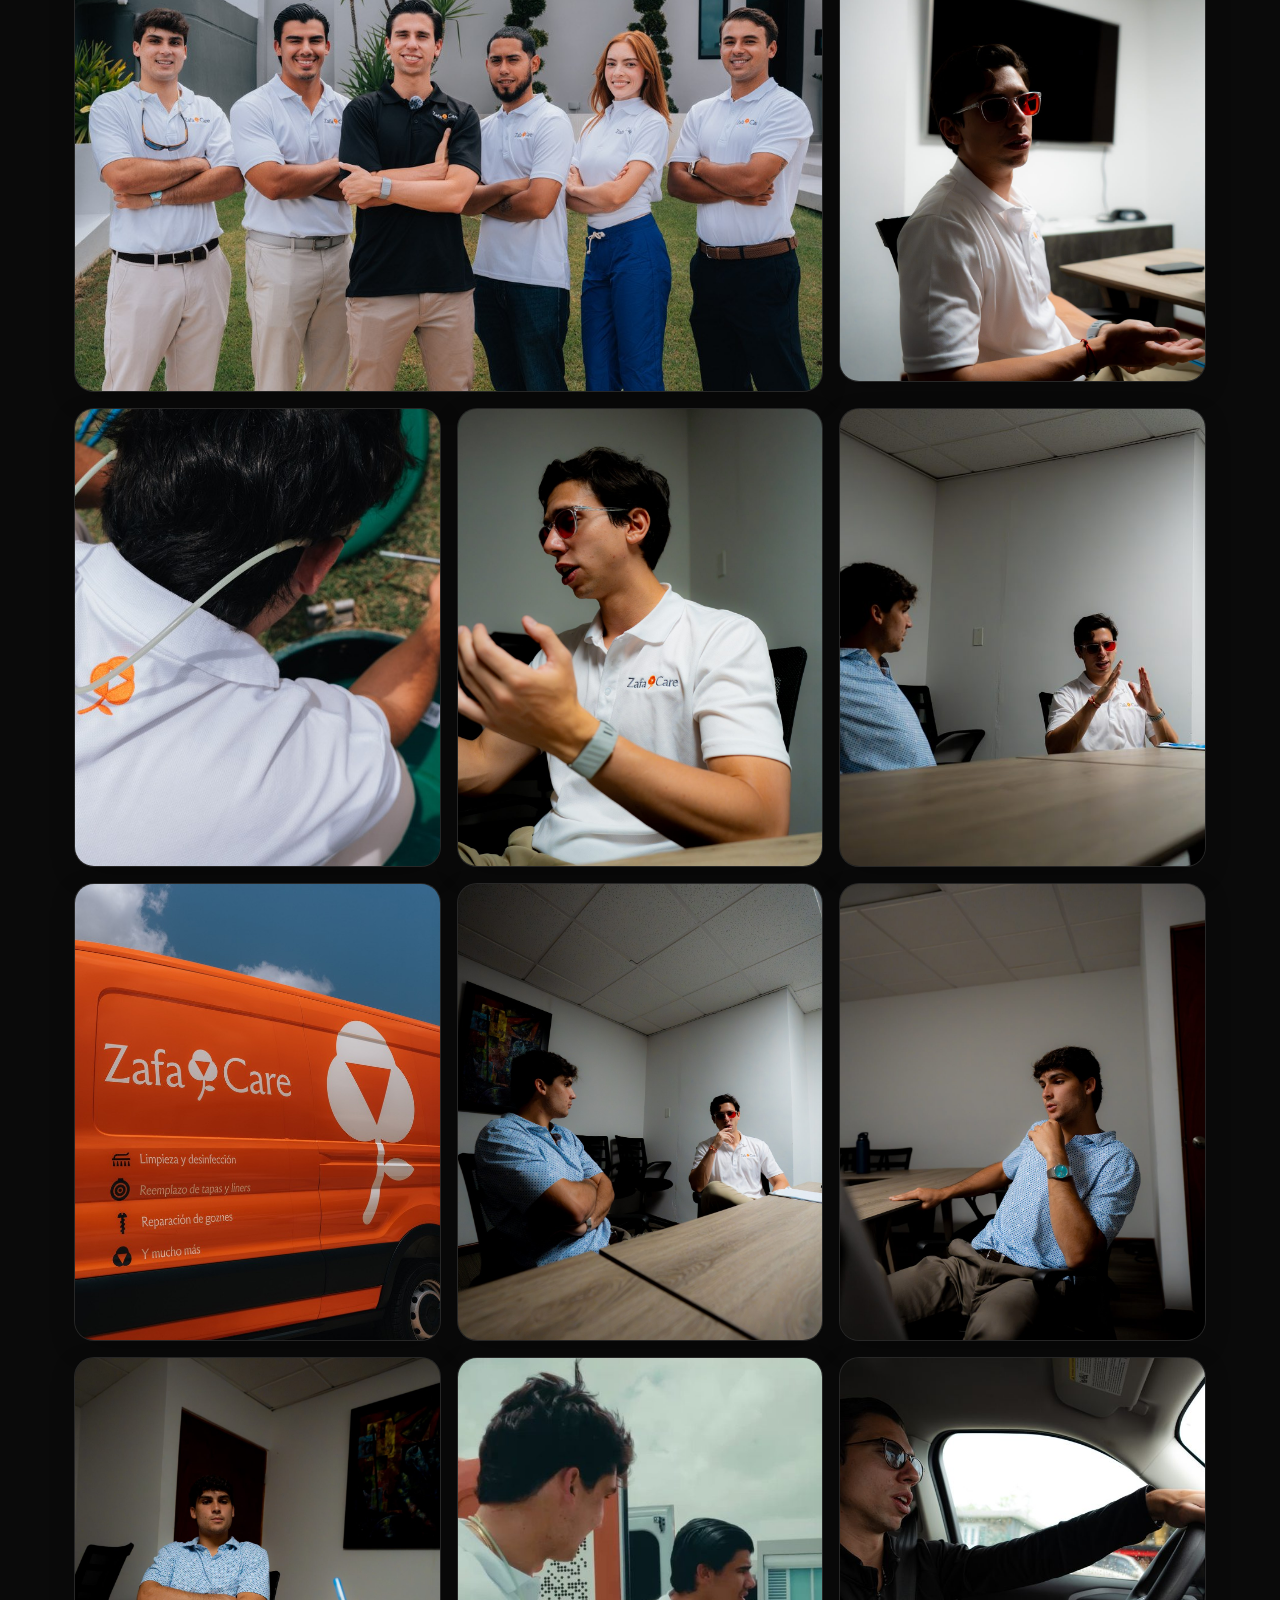
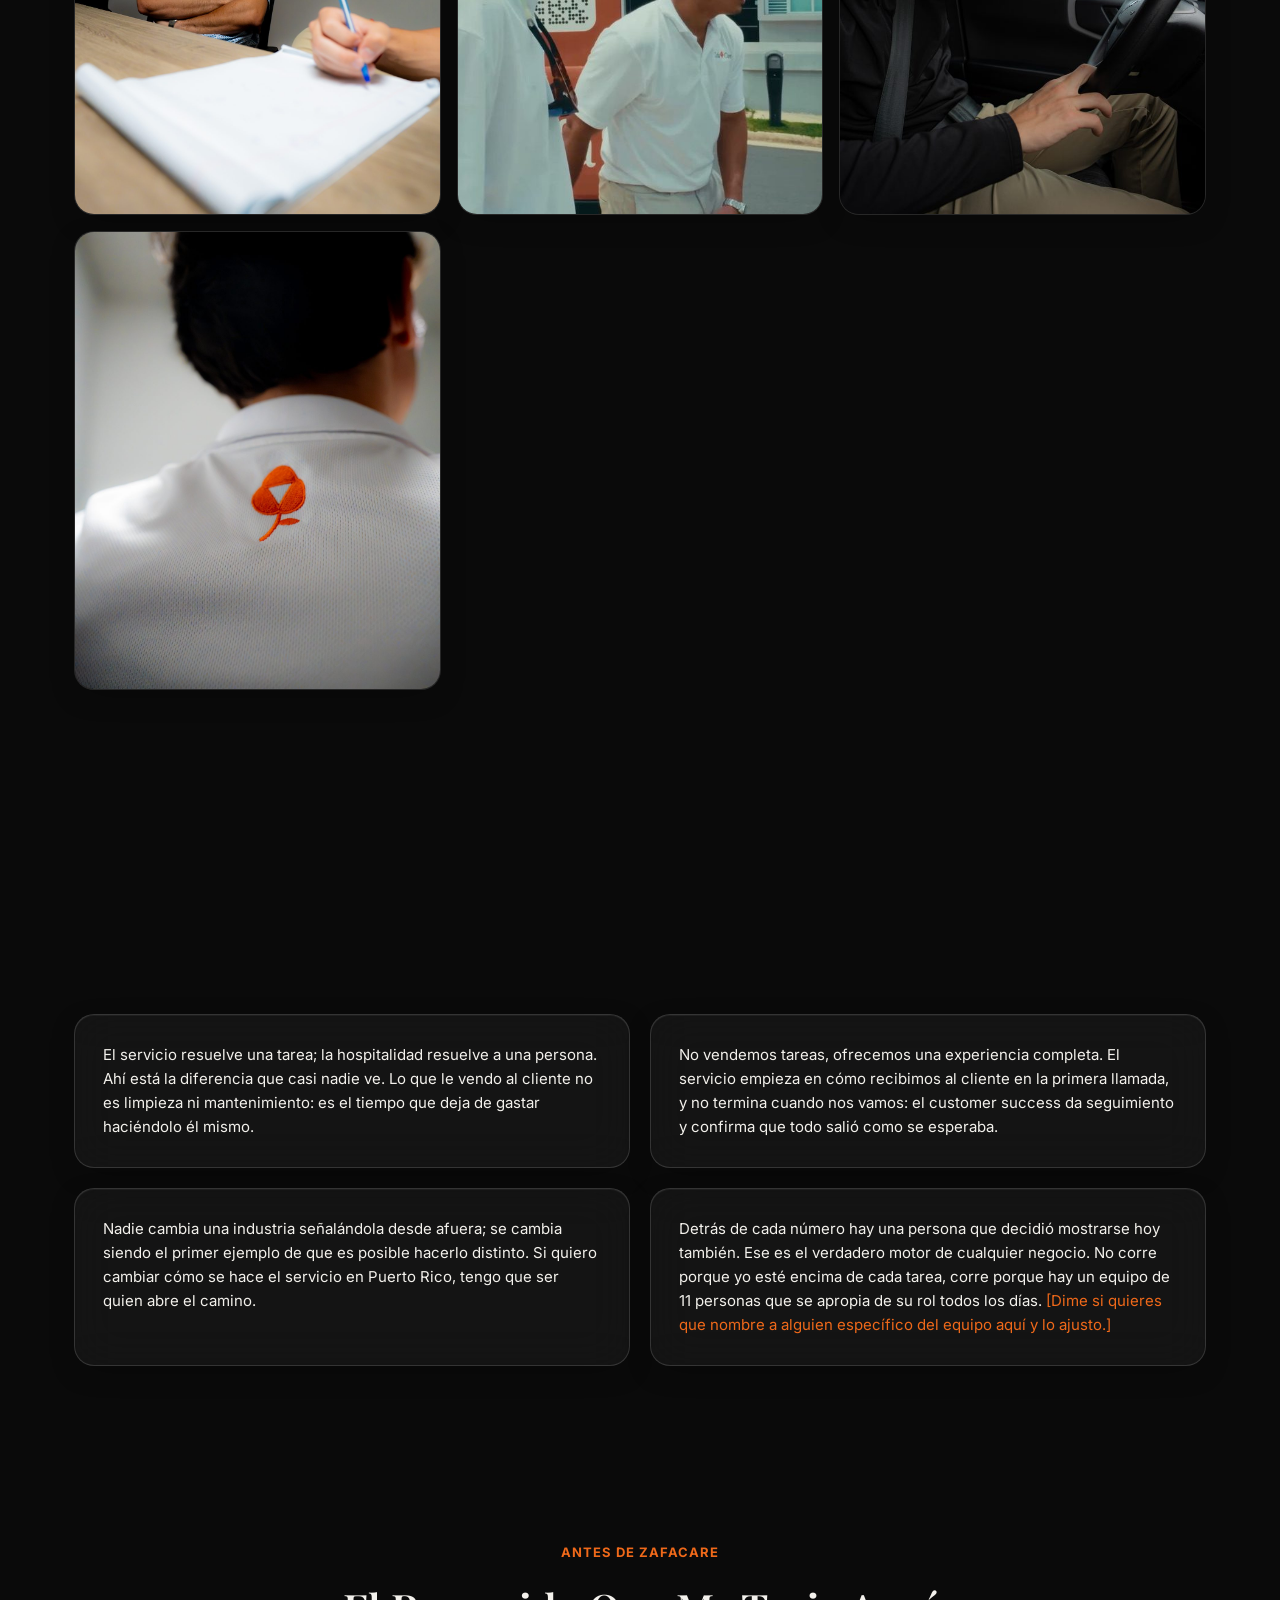
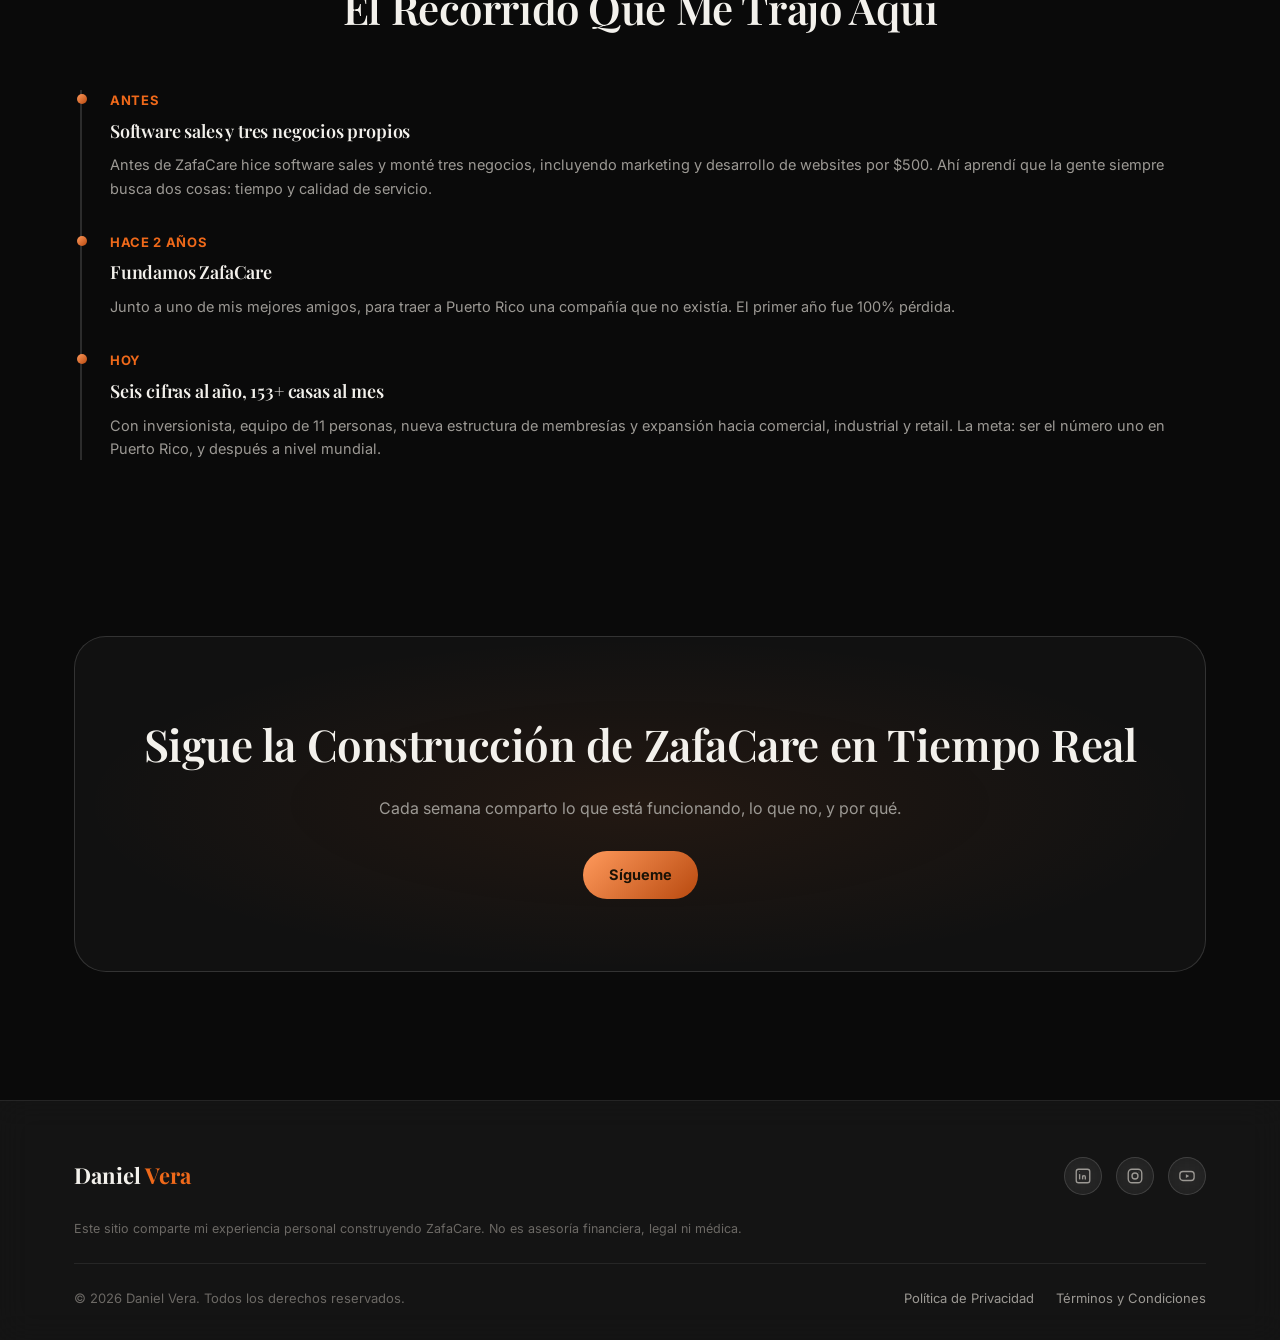
<file: zafacare.html>
<!DOCTYPE html>
<html lang="es">
<head>
<meta charset="UTF-8">
<meta name="viewport" content="width=device-width, initial-scale=1.0">
<title>ZafaCare. Daniel Vera</title>
<link rel="stylesheet" href="styles.css">
<link rel="icon" type="image/png" href="assets/logo/favicon.png">
</head>
<body>

<div class="announce">
  Documento todo esto en tiempo real. <a href="https://www.instagram.com/danielveraceo/" target="_blank" rel="noopener">Sígueme en Instagram →</a>
</div>

<header class="nav">
  <div class="nav-inner">
    <a href="index.html" class="logo">Daniel <span class="dot">Vera</span></a>
    <nav>
      <ul class="nav-links">
        <li><a href="index.html">Inicio</a></li>
        <li><a href="zafacare.html" class="active">ZafaCare</a></li>
        <li><a href="recursos.html">Recursos</a></li>
        <li><a href="sobremi.html">Sobre Mí</a></li>
        <li><a href="contacto.html">Contacto</a></li>
      </ul>
    </nav>
    <div style="display:flex;align-items:center;gap:14px;">
      <a href="https://www.instagram.com/danielveraceo/" target="_blank" rel="noopener" class="btn-pill">Sígueme</a>
      <button class="mobile-toggle" aria-label="Abrir menú">☰</button>
    </div>
  </div>
</header>

<section class="hero" style="padding-bottom:24px;">
  <div class="container">
    <div class="zc-badge reveal"><img src="assets/logo/Iso-ZC-naranja.svg" alt="ZafaCare"><span>ZafaCare</span></div>
    <h1 class="reveal" style="font-size:clamp(30px,4.4vw,48px);">Cómo un Joven de 21 Años Entra a una Industria que Nadie Ve Como Negocio</h1>
    <p class="sub reveal">ZafaCare es limpieza y mantenimiento de zafacones residenciales en Puerto Rico. Mi ángulo: cómo entro, me manejo y crezco dentro de una industria que nadie romantiza, que la mayoría ni siquiera piensa que es un negocio real, y qué he aprendido en el camino.</p>
  </div>
</section>

<section style="padding-top:0;padding-bottom:24px;">
  <div class="container">
    <div class="service-icon-row reveal">
      <div class="service-icon-card">
        <img src="assets/icons/Icon-Zafacon-ZC.svg" alt="Zafacón">
        <h4>Zafacón</h4>
        <p>Recogido y mantenimiento de zafacones residenciales, cada semana.</p>
      </div>
      <div class="service-icon-card">
        <img src="assets/icons/Icon-Limpieza-ZC.svg" alt="Limpieza">
        <h4>Limpieza</h4>
        <p>Limpieza y mantenimiento de áreas comunes.</p>
      </div>
      <div class="service-icon-card">
        <img src="assets/icons/Icon-Tornillo-ZC.svg" alt="Mantenimiento">
        <h4>Mantenimiento</h4>
        <p>Reparaciones y mantenimiento general del hogar.</p>
      </div>
      <div class="service-icon-card">
        <img src="assets/icons/Icon-Flor-ZC.svg" alt="Hospitalidad">
        <h4>Hospitalidad</h4>
        <p>El toque de servicio que hace la diferencia frente al cliente.</p>
      </div>
    </div>
  </div>
</section>

<section style="padding-top:24px;">
  <div class="container two-col">
    <div class="reveal">
      <span class="kicker">El Origen</span>
      <h2 style="font-size:30px;margin-bottom:18px;">Empezó Sin Ganar Ni un Dólar</h2>
      <p style="color:var(--text-muted);font-size:16px;margin-bottom:16px;">Hace dos años fundé ZafaCare junto a uno de mis mejores amigos, para traer a Puerto Rico una compañía que no existía aquí. El primer año completo no generamos ni un dólar de ganancia: todo fue pérdida. Invertíamos alrededor de $300 al mes que se iban en materiales, y yo estudiaba mientras sostenía la operación.</p>
      <p style="color:var(--text-muted);font-size:16px;">A principios del año siguiente empecé a automatizar procesos, a invertir en campañas de marketing y a colocar a las personas correctas en cada posición. Fue entonces cuando el negocio dejó de depender de mi disponibilidad diaria, y ahí llegaron los primeros resultados reales.</p>
    </div>
    <div class="reveal">
      <h3 style="font-size:20px;margin-bottom:18px;">Dónde Está Hoy</h3>
      <ul class="list-check">
        <li>Ingresos de seis cifras al año</li>
        <li>Más de 153 casas atendidas cada mes, de forma consistente</li>
        <li>Un equipo de 11 personas operando el día a día</li>
        <li>Un inversionista que creyó en la visión y entró al negocio</li>
        <li>Nueva etapa: membresías, nueva estructura y rebranding</li>
        <li>Expansión hacia los sectores comercial, industrial y retail</li>
      </ul>
    </div>
  </div>
</section>

<section>
  <div class="container">
    <div class="section-head reveal">
      <span class="kicker">Detrás de Cámara</span>
      <h2>El Día a Día de ZafaCare</h2>
      <p>Nada de fotos de stock. Esto es lo que pasa de verdad cuando estamos operando.</p>
    </div>
    <div class="photo-gallery reveal">
      <div class="g-item wide"><img src="assets/photos/gallery-equipo.jpg" alt="Equipo de ZafaCare frente a una casa" loading="lazy"></div>
      <div class="g-item"><img src="assets/photos/gallery-profile-dramatic.jpg" alt="Daniel Vera en una reunión de ZafaCare" loading="lazy"></div>
      <div class="g-item"><img src="assets/photos/gallery-detalle-instalacion.jpg" alt="Detalle del logo de ZafaCare durante una instalación" loading="lazy"></div>
      <div class="g-item"><img src="assets/photos/gallery-explicando.jpg" alt="Daniel Vera explicando algo en la oficina de ZafaCare" loading="lazy"></div>
      <div class="g-item"><img src="assets/photos/gallery-reunion.jpg" alt="Reunión de equipo en ZafaCare" loading="lazy"></div>
      <div class="g-item"><img src="assets/photos/gallery-van-brand.jpg" alt="El van de ZafaCare con el logo y los servicios" loading="lazy"></div>
      <div class="g-item"><img src="assets/photos/gallery-reunion2.jpg" alt="Daniel Vera en una reunión pensando la estrategia de ZafaCare" loading="lazy"></div>
      <div class="g-item"><img src="assets/photos/gallery-oficina.jpg" alt="Daniel Vera pensando en una reunión de ZafaCare" loading="lazy"></div>
      <div class="g-item"><img src="assets/photos/gallery-oficina2.jpg" alt="Daniel Vera en la oficina de ZafaCare" loading="lazy"></div>
      <div class="g-item"><img src="assets/photos/gallery-van.jpg" alt="Daniel Vera junto al van de ZafaCare" loading="lazy"></div>
      <div class="g-item"><img src="assets/photos/gallery-manejando.jpg" alt="Daniel Vera manejando entre visitas a clientes" loading="lazy"></div>
      <div class="g-item"><img src="assets/photos/gallery-logo-detail.jpg" alt="Detalle del logo de ZafaCare en el uniforme" loading="lazy"></div>
    </div>
  </div>
</section>

<section>
  <div class="container">
    <div class="section-head reveal">
      <span class="kicker">Cómo Pienso el Servicio</span>
      <h2>Lo Que Vendo No Es Limpieza</h2>
    </div>
    <div class="testi-grid reveal">
      <div class="testi-card"><blockquote>El servicio resuelve una tarea; la hospitalidad resuelve a una persona. Ahí está la diferencia que casi nadie ve. Lo que le vendo al cliente no es limpieza ni mantenimiento: es el tiempo que deja de gastar haciéndolo él mismo.</blockquote></div>
      <div class="testi-card"><blockquote>No vendemos tareas, ofrecemos una experiencia completa. El servicio empieza en cómo recibimos al cliente en la primera llamada, y no termina cuando nos vamos: el customer success da seguimiento y confirma que todo salió como se esperaba.</blockquote></div>
      <div class="testi-card"><blockquote>Nadie cambia una industria señalándola desde afuera; se cambia siendo el primer ejemplo de que es posible hacerlo distinto. Si quiero cambiar cómo se hace el servicio en Puerto Rico, tengo que ser quien abre el camino.</blockquote></div>
      <div class="testi-card"><blockquote>Detrás de cada número hay una persona que decidió mostrarse hoy también. Ese es el verdadero motor de cualquier negocio. No corre porque yo esté encima de cada tarea, corre porque hay un equipo de 11 personas que se apropia de su rol todos los días. <span class="placeholder-flag">[Dime si quieres que nombre a alguien específico del equipo aquí y lo ajusto.]</span></blockquote></div>
    </div>
  </div>
</section>

<section>
  <div class="container">
    <div class="section-head reveal">
      <span class="kicker">Antes de ZafaCare</span>
      <h2>El Recorrido Que Me Trajo Aquí</h2>
    </div>
    <div class="reveal timeline">
      <div class="timeline-item">
        <span class="year">Antes</span>
        <h4>Software sales y tres negocios propios</h4>
        <p>Antes de ZafaCare hice software sales y monté tres negocios, incluyendo marketing y desarrollo de websites por $500. Ahí aprendí que la gente siempre busca dos cosas: tiempo y calidad de servicio.</p>
      </div>
      <div class="timeline-item">
        <span class="year">Hace 2 años</span>
        <h4>Fundamos ZafaCare</h4>
        <p>Junto a uno de mis mejores amigos, para traer a Puerto Rico una compañía que no existía. El primer año fue 100% pérdida.</p>
      </div>
      <div class="timeline-item">
        <span class="year">Hoy</span>
        <h4>Seis cifras al año, 153+ casas al mes</h4>
        <p>Con inversionista, equipo de 11 personas, nueva estructura de membresías y expansión hacia comercial, industrial y retail. La meta: ser el número uno en Puerto Rico, y después a nivel mundial.</p>
      </div>
    </div>
  </div>
</section>

<section>
  <div class="container">
    <div class="cta-band reveal">
      <h2>Sigue la Construcción de ZafaCare en Tiempo Real</h2>
      <p>Cada semana comparto lo que está funcionando, lo que no, y por qué.</p>
      <a href="https://www.instagram.com/danielveraceo/" target="_blank" rel="noopener" class="btn-pill">Sígueme</a>
    </div>
  </div>
</section>

<footer>
  <div class="container">
    <div class="footer-top">
      <a href="index.html" class="logo">Daniel <span class="dot">Vera</span></a>
      <div class="social-icons">
        <a href="https://www.linkedin.com/in/daniel-vera-crespo-441b602b1/" target="_blank" rel="noopener" aria-label="LinkedIn"><svg viewBox="0 0 24 24" width="18" height="18" fill="none" stroke="currentColor" stroke-width="1.8"><rect x="3" y="3" width="18" height="18" rx="3"/><line x1="7.5" y1="9.5" x2="7.5" y2="16.5"/><circle cx="7.5" cy="6.3" r="0.5" fill="currentColor" stroke="none"/><line x1="11.5" y1="16.5" x2="11.5" y2="11.5"/><path d="M11.5 13.2c0-1 .8-1.7 1.8-1.7s1.8.7 1.8 1.7v3.3"/></svg></a>
        <a href="https://www.instagram.com/danielveraceo/" target="_blank" rel="noopener" aria-label="Instagram"><svg viewBox="0 0 24 24" width="18" height="18" fill="none" stroke="currentColor" stroke-width="1.8"><rect x="3" y="3" width="18" height="18" rx="5"/><circle cx="12" cy="12" r="4"/><circle cx="17.2" cy="6.8" r="0.6" fill="currentColor" stroke="none"/></svg></a>
        <a href="https://www.youtube.com/@danielveraceo" target="_blank" rel="noopener" aria-label="YouTube"><svg viewBox="0 0 24 24" width="18" height="18" fill="none" stroke="currentColor" stroke-width="1.8"><rect x="2.5" y="6" width="19" height="12" rx="4"/><polygon points="10.5,9.5 10.5,14.5 15,12" fill="currentColor" stroke="none"/></svg></a>
      </div>
    </div>
    <p class="footer-disclaimer">Este sitio comparte mi experiencia personal construyendo ZafaCare. No es asesoría financiera, legal ni médica.</p>
    <div class="footer-bottom">
      <span>© 2026 Daniel Vera. Todos los derechos reservados.</span>
      <div>
        <a href="#">Política de Privacidad</a>
        <a href="#">Términos y Condiciones</a>
      </div>
    </div>
  </div>
</footer>

<script src="script.js"></script>
</body>
</html>
</file>
<file: styles.css>
/* ==========================================================================
   Daniel Vera — Marca Personal — Sistema de Diseño
   Clonado de la arquitectura visual de consulting.com (ver auditoría).
   Tokens en :root — cambia SOLO aquí para retemar todo el sitio.
   ========================================================================== */

@import url('https://fonts.googleapis.com/css2?family=Playfair+Display:ital,wght@0,500;0,600;0,700;1,500&family=Inter:wght@400;500;600;700&display=swap');

:root{
  --bg:#0a0a0a;
  --bg-elevated:#111111;
  --card:#151515;
  --card-2:#1a1a1a;
  --border:rgba(255,255,255,0.08);
  --border-strong:rgba(255,255,255,0.14);
  --text:#f3f1ec;
  --text-muted:#9c9994;
  --text-faint:#6c6965;
  --gold-1:#b8490f;
  --gold-2:#ef691a;
  --gold-3:#ff9a5c;
  --gold-grad:linear-gradient(135deg, var(--gold-3), var(--gold-1));
  --good:#5fd08a;
  --radius-lg:20px;
  --radius-md:14px;
  --radius-pill:999px;
  --maxw:1180px;
  --serif:'Playfair Display', Georgia, 'Times New Roman', serif;
  --sans:'Inter', -apple-system, BlinkMacSystemFont, 'Segoe UI', sans-serif;
}

*{box-sizing:border-box;}
html{scroll-behavior:smooth;}
body{
  margin:0;
  background:var(--bg);
  color:var(--text);
  font-family:var(--sans);
  line-height:1.6;
  -webkit-font-smoothing:antialiased;
}
img{max-width:100%;display:block;}
a{color:inherit;text-decoration:none;}
.container{max-width:var(--maxw);margin:0 auto;padding:0 24px;}

h1,h2,h3,h4{font-family:var(--serif);font-weight:600;letter-spacing:-0.01em;margin:0;}
p{margin:0;}

/* ---------- Announcement bar ---------- */
.announce{
  background:var(--gold-grad);
  color:#1a1206;
  text-align:center;
  font-weight:700;
  font-size:14px;
  padding:10px 16px;
}
.announce a{text-decoration:underline;}

/* ---------- Nav ---------- */
header.nav{
  position:sticky;top:0;z-index:50;
  background:rgba(10,10,10,0.92);
  backdrop-filter:blur(8px);
  border-bottom:1px solid var(--border);
}
.nav-inner{
  display:flex;align-items:center;justify-content:space-between;
  padding:18px 24px;max-width:var(--maxw);margin:0 auto;
}
.logo{font-family:var(--serif);font-size:22px;font-weight:700;color:var(--text);}
.logo .dot{color:var(--gold-2);}
.nav-links{display:flex;gap:32px;list-style:none;margin:0;padding:0;}
.nav-links a{font-size:14.5px;color:var(--text-muted);transition:color .2s;}
.nav-links a:hover,.nav-links a.active{color:var(--gold-2);}
.btn-pill{
  display:inline-block;
  background:var(--gold-grad);
  color:#1a1206;
  font-weight:700;
  font-size:14.5px;
  padding:12px 26px;
  border-radius:var(--radius-pill);
  border:none;
  cursor:pointer;
  transition:transform .18s ease, box-shadow .18s ease;
}
.btn-pill:hover{transform:translateY(-1px);box-shadow:0 10px 24px -8px rgba(239,105,26,0.5);}
.btn-ghost{
  display:inline-block;
  border:1px solid var(--border-strong);
  color:var(--text);
  font-weight:600;
  font-size:14.5px;
  padding:11px 24px;
  border-radius:var(--radius-pill);
  background:transparent;
}
.mobile-toggle{display:none;background:none;border:none;color:var(--text);font-size:22px;}

/* ---------- Reveal-on-scroll ---------- */
.reveal{opacity:0;transform:translateY(18px);transition:opacity .6s ease, transform .6s ease;}
.reveal.is-visible{opacity:1;transform:translateY(0);}
@media (prefers-reduced-motion: reduce){
  .reveal{opacity:1;transform:none;transition:none;}
}

/* ---------- Hero ---------- */
.hero{padding:96px 0 64px;text-align:center;}
.eyebrow{
  display:inline-block;color:var(--gold-2);font-size:13px;font-weight:700;
  letter-spacing:.08em;text-transform:uppercase;margin-bottom:18px;
}
.hero h1{font-size:clamp(34px,5vw,58px);line-height:1.08;max-width:900px;margin:0 auto 22px;}
.hero p.sub{font-size:18px;color:var(--text-muted);max-width:620px;margin:0 auto 30px;}
.trust-line{font-size:13.5px;color:var(--text-faint);letter-spacing:.03em;margin-bottom:28px;}
.trust-line strong{color:var(--text-muted);}

/* ---------- Sections ---------- */
section{padding:88px 0;}
.section-head{text-align:center;max-width:680px;margin:0 auto 48px;}
.section-head h2{font-size:clamp(28px,3.6vw,42px);margin-bottom:14px;}
.section-head p{color:var(--text-muted);font-size:16.5px;}
.kicker{color:var(--gold-2);font-size:13px;font-weight:700;text-transform:uppercase;letter-spacing:.08em;display:block;margin-bottom:12px;}

/* ---------- Founder block ---------- */
.founder-block{display:grid;grid-template-columns:340px 1fr;gap:56px;align-items:center;}
.founder-block.photo-right{grid-template-columns:1fr 340px;}
.founder-block.photo-right .founder-photo{order:2;}

/* ---------- Story chapters (Sobre Mí, sin foto) ---------- */
.story-chapters{display:flex;flex-direction:column;}
.story-chapter{display:grid;grid-template-columns:60px 1fr;gap:24px;padding:30px 0;border-bottom:1px solid var(--border);}
.story-chapter:last-of-type{border-bottom:none;}
.story-num{font-family:var(--serif);font-size:30px;color:var(--gold-2);opacity:.5;line-height:1;}
.story-chapter h4{font-size:20px;margin-bottom:10px;}
.story-chapter p{color:var(--text-muted);font-size:16px;}
@media (max-width:600px){
  .story-chapter{grid-template-columns:1fr;gap:8px;}
  .story-num{font-size:22px;}
}

/* ---------- Photo gallery ---------- */
.photo-gallery{display:grid;grid-template-columns:repeat(3,1fr);gap:16px;}
.photo-gallery .g-item{border-radius:var(--radius-lg);overflow:hidden;border:1px solid var(--border);aspect-ratio:4/5;background:var(--card);}
.photo-gallery .g-item.wide{grid-column:span 2;aspect-ratio:8/5;}
.photo-gallery .g-item img{width:100%;height:100%;object-fit:cover;display:block;transition:transform .5s ease;}
.photo-gallery .g-item:hover img{transform:scale(1.05);}
.founder-photo{
  aspect-ratio:4/5;border-radius:var(--radius-lg);
  background:linear-gradient(160deg,#2a2a2a,#111);
  display:flex;align-items:center;justify-content:center;
  border:1px solid var(--border);
  font-family:var(--serif);font-size:64px;color:var(--gold-2);
  overflow:hidden;
}
.founder-photo img{width:100%;height:100%;object-fit:cover;display:block;}
.signature{font-family:'Playfair Display';font-style:italic;color:var(--text-muted);font-size:26px;margin-top:20px;}

/* ---------- Product grid ---------- */
.card-grid{
  display:grid;grid-template-columns:repeat(2,1fr);gap:20px;
  border:1px solid var(--border);border-radius:28px;padding:28px;
  background:radial-gradient(ellipse at top, rgba(239,105,26,0.05), transparent 60%);
  position:relative;overflow:hidden;
}
.resource-grid{display:grid;grid-template-columns:repeat(2,1fr);gap:20px;}
.card-grid::before{
  content:"";position:absolute;top:0;left:10%;right:10%;height:1px;
  background:linear-gradient(90deg,transparent,var(--gold-2),transparent);
}
.tier-card{
  background:var(--card);border:1px solid var(--border);border-radius:var(--radius-lg);
  padding:32px 28px;position:relative;overflow:hidden;
}
.tier-card::before{
  content:"";position:absolute;top:0;left:24px;width:48px;height:3px;
  background:var(--gold-grad);border-radius:0 0 4px 4px;
}
.tier-icon{
  width:52px;height:52px;border-radius:12px;
  border:1px solid var(--border-strong);
  display:flex;align-items:center;justify-content:center;
  color:var(--gold-2);font-size:24px;margin-bottom:20px;
  background:radial-gradient(circle at 30% 20%, rgba(239,105,26,0.14), transparent 70%);
}
.icon-mask{
  width:24px;height:24px;background:var(--gold-2);
  -webkit-mask-image:var(--icon-url);mask-image:var(--icon-url);
  -webkit-mask-position:center;mask-position:center;
  -webkit-mask-repeat:no-repeat;mask-repeat:no-repeat;
  -webkit-mask-size:contain;mask-size:contain;
}
.tier-card h3{font-size:22px;margin-bottom:10px;}
.tier-card p{color:var(--text-muted);font-size:15px;}
.tier-card .tag{
  display:inline-block;margin-top:16px;font-size:12px;font-weight:700;
  color:var(--gold-2);text-transform:uppercase;letter-spacing:.06em;
}

/* ---------- Stat dashboard mock ---------- */
.dash-wrap{
  border:1px solid var(--border);border-radius:var(--radius-lg);
  background:var(--card);padding:28px;display:grid;grid-template-columns:1fr 1fr;gap:18px;
}
.stat-tile{
  background:var(--card-2);border:1px solid var(--border);border-radius:var(--radius-md);
  padding:18px 20px;display:flex;flex-direction:column;gap:8px;
}
.stat-tile .label{font-size:13px;color:var(--text-muted);display:flex;align-items:center;gap:8px;}
.stat-tile .value{font-family:var(--serif);font-size:26px;}
.stat-tile .delta{
  display:inline-flex;align-items:center;gap:4px;font-size:12px;font-weight:700;
  color:var(--good);background:rgba(95,208,138,0.12);padding:3px 8px;border-radius:var(--radius-pill);
  width:fit-content;
}
.chart-card{
  grid-column:1 / -1;background:var(--card-2);border:1px solid var(--border);
  border-radius:var(--radius-md);padding:20px;
}
.chart-card .value{font-family:var(--serif);font-size:30px;}

.stat-band{
  display:grid;grid-template-columns:repeat(4,1fr);gap:18px;margin-top:20px;
}
.stat-mini{
  border:1px solid var(--border);border-radius:var(--radius-md);padding:22px 18px;background:var(--card);
}
.stat-mini .num{font-family:var(--serif);font-size:28px;color:var(--gold-2);}
.stat-mini .desc{font-size:13.5px;color:var(--text-muted);margin-top:6px;}

.platform-bars{display:flex;align-items:end;gap:18px;height:220px;padding-top:20px;}
.pbar{flex:1;display:flex;flex-direction:column;align-items:center;justify-content:flex-end;gap:10px;height:100%;}
.pbar .bar{width:100%;border-radius:10px 10px 0 0;position:relative;display:flex;align-items:flex-start;justify-content:center;padding-top:8px;color:#0a0a0a;font-weight:700;font-size:12px;}
.pbar .icon{font-size:20px;}
.pbar .name{font-size:12px;color:var(--text-muted);}

/* ---------- Testimonials ---------- */
.testi-grid{display:grid;grid-template-columns:repeat(2,1fr);gap:20px;}
.testi-card{
  background:var(--card);border:1px solid var(--border);border-radius:var(--radius-lg);padding:28px;
}
.testi-head{display:flex;align-items:center;gap:14px;margin-bottom:16px;}
.avatar{
  width:52px;height:52px;border-radius:50%;background:var(--gold-grad);
  display:flex;align-items:center;justify-content:center;font-weight:700;color:#1a1206;font-size:16px;flex:none;
}
.testi-head .name{color:var(--gold-2);font-family:var(--serif);font-size:17px;}
.testi-head .role{color:var(--text-faint);font-size:13px;}
.testi-card blockquote{margin:0;color:var(--text);font-size:15px;}
.testi-card blockquote b{color:var(--text);}
.disclaimer{color:var(--text-faint);font-size:12.5px;max-width:820px;margin:28px auto 0;text-align:center;line-height:1.6;}

.wall{display:flex;flex-wrap:wrap;gap:12px;}
.wall-card{
  background:var(--card);border:1px solid var(--border);border-radius:var(--radius-md);
  padding:16px 18px;max-width:260px;font-size:13.5px;
}
.wall-card .quote{color:var(--gold-2);font-size:20px;line-height:0;margin-bottom:6px;display:block;}
.wall-card .who{color:var(--text-faint);font-size:12px;margin-top:8px;}

/* ---------- CTA band ---------- */
.cta-band{
  border-radius:32px;padding:72px 40px;text-align:center;
  background:radial-gradient(ellipse at center, rgba(239,105,26,0.08), transparent 70%), var(--bg-elevated);
  border:1px solid var(--border);
}
.cta-band h2{font-size:clamp(28px,4vw,44px);margin-bottom:16px;}
.cta-band p{color:var(--text-muted);max-width:560px;margin:0 auto 30px;}

/* ---------- Footer ---------- */
footer{border-top:1px solid var(--border);padding:56px 0 32px;margin-top:40px;}
.footer-top{display:flex;justify-content:space-between;align-items:center;margin-bottom:24px;}
.social-icons{display:flex;gap:14px;}
.social-icons a{
  width:38px;height:38px;border:1px solid var(--border-strong);border-radius:50%;
  display:flex;align-items:center;justify-content:center;font-size:16px;color:var(--text-muted);
}
.footer-disclaimer{color:var(--text-faint);font-size:12.5px;max-width:820px;line-height:1.6;margin-bottom:24px;}
.footer-bottom{
  display:flex;justify-content:space-between;align-items:center;padding-top:24px;border-top:1px solid var(--border);
  font-size:13px;color:var(--text-faint);
}
.footer-bottom a{margin-left:18px;color:var(--text-muted);}

/* ---------- Generic components reused across pages ---------- */
.badge-status{
  display:inline-block;background:var(--card-2);border:1px solid var(--border-strong);
  color:var(--gold-2);padding:8px 18px;border-radius:var(--radius-pill);font-size:13px;font-weight:600;margin-bottom:24px;
}
.list-check{list-style:none;padding:0;margin:0;display:flex;flex-direction:column;gap:14px;}
.list-check li{display:flex;gap:12px;font-size:15.5px;color:var(--text-muted);}
.list-check li::before{content:"✓";color:var(--gold-2);font-weight:700;flex:none;}

.two-col{display:grid;grid-template-columns:1.1fr 1fr;gap:56px;align-items:start;}

.pillars{display:grid;grid-template-columns:repeat(3,1fr);gap:20px;}
.pillar{background:var(--card);border:1px solid var(--border);border-radius:var(--radius-lg);padding:30px 26px;}
.pillar .num{font-family:var(--serif);color:var(--gold-2);font-size:14px;letter-spacing:.1em;text-transform:uppercase;margin-bottom:14px;display:block;}

.event-card{
  background:var(--card);border:1px solid var(--border);border-radius:var(--radius-lg);
  overflow:hidden;
}
.event-card .thumb{height:170px;background:linear-gradient(150deg,#20180c,#0c0a06);display:flex;align-items:center;justify-content:center;color:var(--gold-2);font-family:var(--serif);font-size:15px;text-align:center;padding:16px;}
.event-card .body{padding:22px;}
.event-card h4{font-size:18px;margin-bottom:8px;}
.event-card p{color:var(--text-muted);font-size:14px;margin-bottom:10px;}
.event-meta{font-size:12.5px;color:var(--text-faint);}

.included-grid{display:grid;grid-template-columns:repeat(3,1fr);gap:20px;}
.included-card{background:var(--card);border:1px solid var(--border);border-radius:var(--radius-lg);padding:26px;}
.included-card .tag-included{font-size:11px;color:var(--good);font-weight:700;letter-spacing:.05em;text-transform:uppercase;margin-bottom:10px;display:block;}
.mini-stats{display:flex;gap:10px;margin-top:16px;flex-wrap:wrap;}
.mini-stats span{background:var(--card-2);border:1px solid var(--border);padding:5px 10px;border-radius:var(--radius-pill);font-size:11.5px;color:var(--text-muted);}

/* ---------- FAQ accordion ---------- */
.faq-item{border-bottom:1px solid var(--border);}
.faq-q{
  width:100%;text-align:left;background:none;border:none;color:var(--text);
  font-family:var(--serif);font-size:18px;padding:22px 0;cursor:pointer;
  display:flex;justify-content:space-between;align-items:center;gap:20px;
}
.faq-q .plus{color:var(--gold-2);font-size:22px;transition:transform .25s;}
.faq-item.open .faq-q .plus{transform:rotate(45deg);}
.faq-a{max-height:0;overflow:hidden;transition:max-height .3s ease;color:var(--text-muted);font-size:15px;}
.faq-a p{padding-bottom:22px;}

/* ---------- Booking calendar mock ---------- */
.calendar{
  background:var(--card);border:1px solid var(--border);border-radius:var(--radius-lg);
  padding:24px;display:grid;grid-template-columns:1fr 260px;gap:0;overflow:hidden;
}
.cal-left{padding-right:24px;border-right:1px solid var(--border);}
.cal-head{display:flex;justify-content:space-between;align-items:center;margin-bottom:18px;}
.cal-head h4{font-size:18px;}
.cal-nav button{background:var(--card-2);border:1px solid var(--border-strong);color:var(--text-muted);width:30px;height:30px;border-radius:8px;cursor:pointer;}
.cal-grid{display:grid;grid-template-columns:repeat(7,1fr);gap:6px;text-align:center;}
.cal-grid .dow{font-size:11px;color:var(--text-faint);padding:6px 0;}
.cal-grid .day{
  padding:10px 0;border-radius:8px;font-size:13.5px;color:var(--text-muted);cursor:pointer;
}
.cal-grid .day.disabled{color:#3a3835;cursor:default;}
.cal-grid .day:not(.disabled):hover{background:var(--card-2);}
.cal-grid .day.selected{background:var(--gold-grad);color:#1a1206;font-weight:700;}
.cal-right{padding-left:24px;}
.slot{
  width:100%;text-align:center;background:var(--card-2);border:1px solid var(--border-strong);
  color:var(--text);padding:11px;border-radius:10px;margin-bottom:10px;cursor:pointer;font-size:14px;font-family:var(--sans);
}
.slot:hover{border-color:var(--gold-2);color:var(--gold-2);}
.slot.selected{background:var(--gold-grad);color:#1a1206;font-weight:700;border-color:transparent;}

/* ---------- Job list ---------- */
.job-row{
  display:flex;justify-content:space-between;align-items:center;
  padding:22px 26px;border:1px solid var(--border);border-radius:var(--radius-md);background:var(--card);margin-bottom:14px;
}
.job-row .dept{font-size:12px;color:var(--gold-2);text-transform:uppercase;letter-spacing:.05em;margin-bottom:6px;display:block;}
.job-tags span{font-size:12px;color:var(--text-faint);margin-left:12px;}

/* ---------- Utility ---------- */
.text-center{text-align:center;}
.mt-40{margin-top:40px;}
.small-note{font-size:13px;color:var(--text-faint);}
.placeholder-flag{color:var(--gold-2);}

/* ---------- Newsletter ---------- */
.newsletter-box{
  border:1px solid var(--border);border-radius:var(--radius-lg);background:var(--card);
  padding:40px;text-align:center;
}
.newsletter-form{
  display:flex;gap:10px;max-width:440px;margin:22px auto 0;
}
.newsletter-form input{
  flex:1;background:var(--card-2);border:1px solid var(--border-strong);border-radius:var(--radius-pill);
  padding:13px 20px;color:var(--text);font-family:var(--sans);font-size:14.5px;
}
.newsletter-form input::placeholder{color:var(--text-faint);}
.newsletter-form button{border:none;cursor:pointer;}

/* ---------- Venture wordmark card ---------- */
.venture-word{font-family:var(--serif);font-size:26px;color:var(--gold-2);margin-bottom:6px;}
.venture-logo-img{height:30px;width:auto;margin-bottom:10px;display:block;}
.platform-row{display:grid;grid-template-columns:repeat(auto-fit,minmax(200px,1fr));gap:18px;}

/* ---------- ZafaCare real brand assets ---------- */
@font-face{font-family:'Ashcroft';src:url('assets/fonts/Ashcroft-Regular.otf') format('opentype');font-weight:400;font-style:normal;}
@font-face{font-family:'Ashcroft';src:url('assets/fonts/Ashcroft-SemiBold.otf') format('opentype');font-weight:600;font-style:normal;}
@font-face{font-family:'Ashcroft';src:url('assets/fonts/Ashcroft-Italic.otf') format('opentype');font-weight:400;font-style:italic;}
.zc-badge{display:inline-flex;align-items:center;gap:10px;margin-bottom:16px;}
.zc-badge img{height:34px;width:auto;}
.zc-badge span{font-family:'Ashcroft',var(--serif);font-weight:600;font-size:15px;color:var(--text-muted);letter-spacing:.02em;}
.service-icon-row{display:grid;grid-template-columns:repeat(auto-fit,minmax(180px,1fr));gap:18px;}
.service-icon-card{
  background:var(--card);border:1px solid var(--border);border-radius:var(--radius-lg);
  padding:26px 20px;text-align:center;
}
.service-icon-card img{height:38px;width:auto;margin:0 auto 14px;display:block;}
.service-icon-card h4{font-size:15.5px;margin-bottom:6px;}
.service-icon-card p{color:var(--text-muted);font-size:13px;}
.platform-card{
  background:var(--card);border:1px solid var(--border);border-radius:var(--radius-lg);
  padding:26px 22px;text-align:center;
}
.platform-card .icon{font-size:26px;margin-bottom:12px;display:block;}
.platform-card h4{font-size:16px;margin-bottom:8px;}
.platform-card p{color:var(--text-muted);font-size:13px;}
.timeline{border-left:2px solid var(--border-strong);padding-left:28px;display:flex;flex-direction:column;gap:32px;margin-left:6px;}
.timeline-item{position:relative;}
.timeline-item::before{
  content:"";position:absolute;left:-33px;top:4px;width:10px;height:10px;border-radius:50%;
  background:var(--gold-grad);
}
.timeline-item .year{color:var(--gold-2);font-size:13px;font-weight:700;text-transform:uppercase;letter-spacing:.05em;margin-bottom:6px;display:block;}
.timeline-item h4{font-size:18px;margin-bottom:8px;}
.timeline-item p{color:var(--text-muted);font-size:14.5px;}

/* ---------- Responsive ---------- */
@media (max-width:920px){
  .nav-links{display:none;}
  .mobile-toggle{display:block;}
  .founder-block,.two-col,.card-grid,.resource-grid,.testi-grid,.calendar{grid-template-columns:1fr;}
  .founder-block.photo-right{grid-template-columns:1fr;}
  .founder-block.photo-right .founder-photo{order:0;max-width:320px;margin:0 auto;}
  .cal-left{border-right:none;border-bottom:1px solid var(--border);padding:0 0 20px 0;margin-bottom:20px;}
  .cal-right{padding-left:0;}
  .dash-wrap{grid-template-columns:1fr;}
  .stat-band,.pillars,.included-grid,.platform-row{grid-template-columns:1fr 1fr;}
  .platform-bars{height:180px;}
  .newsletter-form{flex-direction:column;}
}
@media (max-width:600px){
  .stat-band,.pillars,.included-grid,.platform-row{grid-template-columns:1fr;}
  .footer-top,.footer-bottom{flex-direction:column;gap:14px;align-items:flex-start;}
}

/* ==========================================================================
   Glassmorphism — capa de vidrio esmerilado sobre todo el sitio
   ========================================================================== */
:root{
  --glass-bg:rgba(255,255,255,0.045);
  --glass-bg-strong:rgba(255,255,255,0.08);
  --glass-border:rgba(255,255,255,0.14);
  --glass-blur:blur(22px);
}

/* Manchas de color de fondo, fijas, para que el desenfoque tenga algo que difuminar */
body{position:relative;}
body::before{
  content:"";
  position:fixed;
  inset:0;
  z-index:-1;
  background:
    radial-gradient(circle at 12% 15%, rgba(239,105,26,0.20), transparent 42%),
    radial-gradient(circle at 88% 10%, rgba(200,134,58,0.16), transparent 40%),
    radial-gradient(circle at 18% 80%, rgba(246,223,174,0.10), transparent 45%),
    radial-gradient(circle at 84% 84%, rgba(239,105,26,0.14), transparent 42%),
    var(--bg);
  pointer-events:none;
}

/* Nav esmerilado */
header.nav{
  background:rgba(15,15,15,0.42);
  backdrop-filter:blur(20px) saturate(160%);
  -webkit-backdrop-filter:blur(20px) saturate(160%);
  border-bottom:1px solid var(--glass-border);
}

/* Tarjetas y paneles → vidrio */
.tier-card,
.testi-card,
.stat-mini,
.service-icon-card,
.platform-card,
.g-item,
.newsletter-box{
  background:var(--glass-bg);
  backdrop-filter:var(--glass-blur) saturate(150%);
  -webkit-backdrop-filter:var(--glass-blur) saturate(150%);
  border:1px solid var(--glass-border);
  box-shadow:inset 0 1px 0 rgba(255,255,255,0.05), 0 8px 32px -14px rgba(0,0,0,0.55);
  transition:background .25s ease, transform .25s ease;
}
.tier-card:hover,
.testi-card:hover,
.service-icon-card:hover,
.platform-card:hover{
  background:var(--glass-bg-strong);
}

.card-grid,
.cta-band,
.founder-photo{
  backdrop-filter:blur(18px) saturate(140%);
  -webkit-backdrop-filter:blur(18px) saturate(140%);
  border:1px solid var(--glass-border);
}

.tier-icon{
  backdrop-filter:blur(10px);
  -webkit-backdrop-filter:blur(10px);
  background:var(--glass-bg-strong);
}

.social-icons a{
  background:var(--glass-bg);
  border:1px solid var(--glass-border);
  backdrop-filter:blur(10px);
  -webkit-backdrop-filter:blur(10px);
  transition:background .2s ease;
}
.social-icons a:hover{background:var(--glass-bg-strong);}

.btn-ghost{
  background:var(--glass-bg-strong);
  backdrop-filter:blur(14px);
  -webkit-backdrop-filter:blur(14px);
  border:1px solid var(--glass-border);
}

.zc-badge,
.announce{
  backdrop-filter:blur(6px);
  -webkit-backdrop-filter:blur(6px);
}

footer{
  background:var(--glass-bg);
  backdrop-filter:blur(16px) saturate(130%);
  -webkit-backdrop-filter:blur(16px) saturate(130%);
}
</file>
